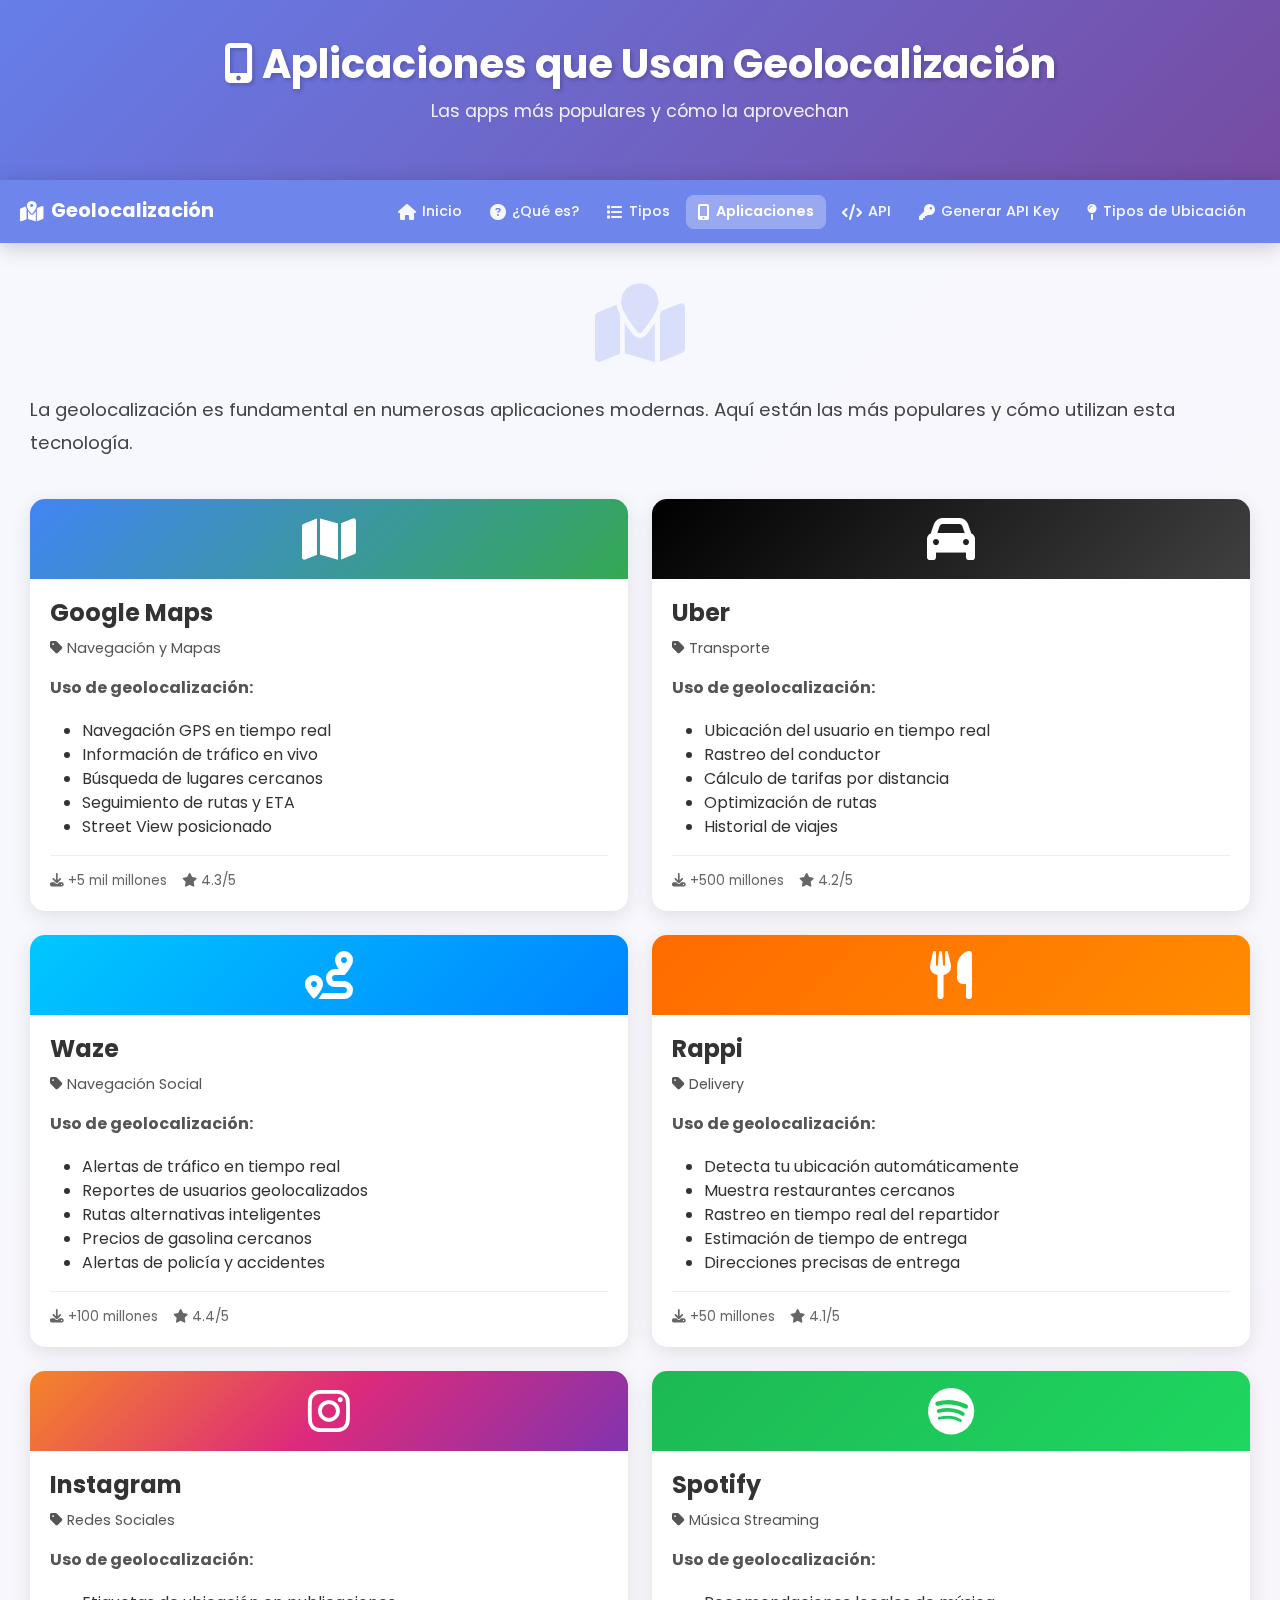
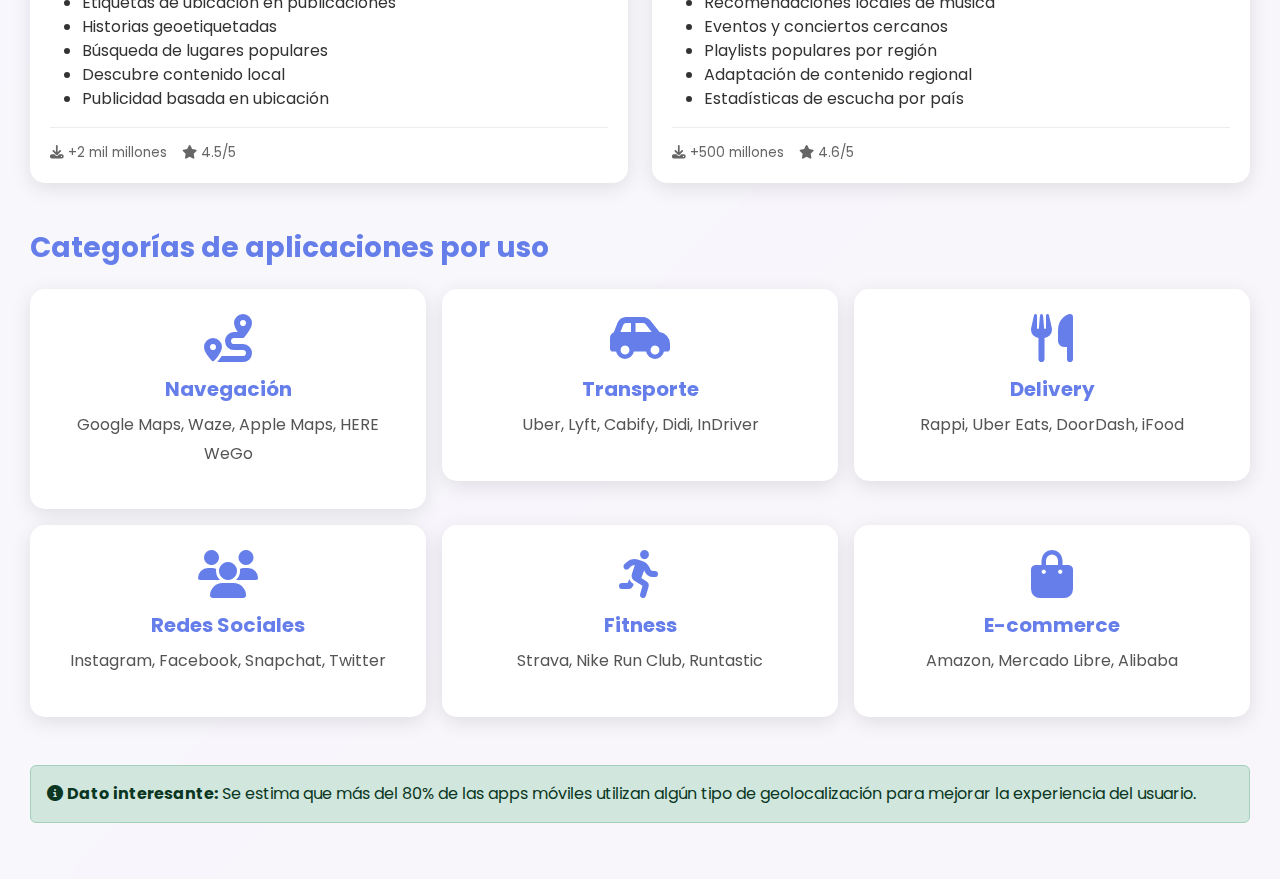
<file: html/aplicaciones-geolocalizacion.html>
<!DOCTYPE html>
<html lang="es">
<head>
    <meta charset="UTF-8">
    <meta name="viewport" content="width=device-width, initial-scale=1.0">
    <title>Aplicaciones de Geolocalización - Guía Completa</title>
    
    <!-- Bootstrap CSS (local) -->
    <link href="../css/bootstrap.min.css" rel="stylesheet">
    
    <!-- Font Awesome -->
    <link rel="stylesheet" href="https://cdnjs.cloudflare.com/ajax/libs/font-awesome/6.4.0/css/all.min.css">
    
    <!-- Google Fonts -->
    <link href="https://fonts.googleapis.com/css2?family=Poppins:wght@300;400;600;700&display=swap" rel="stylesheet">
    
    <link rel="stylesheet" href="../css/style.css">
</head>
<body>
    <div class="container-main">
        <div class="card-custom content-page">
            <div class="header-section">
                <h1><i class="fas fa-mobile-alt"></i> Aplicaciones que Usan Geolocalización</h1>
                <p>Las apps más populares y cómo la aprovechan</p>
            </div>
            
            <!-- Navbar -->
            <nav class="navbar navbar-expand-lg navbar-dark">
                <div class="container-fluid">
                    <a class="navbar-brand" href="../index.html">
                        <i class="fas fa-map-marked-alt"></i> Geolocalización
                    </a>
                    <button class="navbar-toggler" type="button" data-bs-toggle="collapse" data-bs-target="#navbarNav" aria-controls="navbarNav" aria-expanded="false" aria-label="Toggle navigation">
                        <span class="navbar-toggler-icon"></span>
                    </button>
                    <div class="collapse navbar-collapse" id="navbarNav">
                        <ul class="navbar-nav ms-auto">
                            <li class="nav-item">
                                <a class="nav-link" href="../index.html">
                                    <i class="fas fa-home"></i> Inicio
                                </a>
                            </li>
                            <li class="nav-item">
                                <a class="nav-link" href="que-es-geolocalizacion.html">
                                    <i class="fas fa-question-circle"></i> ¿Qué es?
                                </a>
                            </li>
                            <li class="nav-item">
                                <a class="nav-link" href="tipos-geolocalizacion.html">
                                    <i class="fas fa-list"></i> Tipos
                                </a>
                            </li>
                            <li class="nav-item">
                                <a class="nav-link active" href="aplicaciones-geolocalizacion.html">
                                    <i class="fas fa-mobile-alt"></i> Aplicaciones
                                </a>
                            </li>
                            <li class="nav-item">
                                <a class="nav-link" href="que-es-api.html">
                                    <i class="fas fa-code"></i> API
                                </a>
                            </li>
                            <li class="nav-item">
                                <a class="nav-link" href="generar-clave-api.html">
                                    <i class="fas fa-key"></i> Generar API Key
                                </a>
                            </li>
                            <li class="nav-item">
                                <a class="nav-link" href="tipos-ubicacion.html">
                                    <i class="fas fa-map-pin"></i> Tipos de Ubicación
                                </a>
                            </li>
                        </ul>
                    </div>
                </div>
            </nav>
            
            <div class="content-section">
                <div class="content-body">
                    <div class="icon-feature">
                        <i class="fas fa-map-marked"></i>
                    </div>
                    
                    <p class="lead">
                        La geolocalización es fundamental en numerosas aplicaciones modernas. Aquí están las más populares y cómo utilizan esta tecnología.
                    </p>

                    <div class="row g-4 mt-3">
                        <div class="col-md-6">
                            <div class="app-card">
                                <div class="app-icon" style="background: linear-gradient(135deg, #4285F4, #34A853);">
                                    <i class="fas fa-map"></i>
                                </div>
                                <div class="app-content">
                                    <h4>Google Maps</h4>
                                    <p class="app-category"><i class="fas fa-tag"></i> Navegación y Mapas</p>
                                    <p><strong>Uso de geolocalización:</strong></p>
                                    <ul>
                                        <li>Navegación GPS en tiempo real</li>
                                        <li>Información de tráfico en vivo</li>
                                        <li>Búsqueda de lugares cercanos</li>
                                        <li>Seguimiento de rutas y ETA</li>
                                        <li>Street View posicionado</li>
                                    </ul>
                                    <div class="app-stats">
                                        <span><i class="fas fa-download"></i> +5 mil millones</span>
                                        <span><i class="fas fa-star"></i> 4.3/5</span>
                                    </div>
                                </div>
                            </div>
                        </div>

                        <div class="col-md-6">
                            <div class="app-card">
                                <div class="app-icon" style="background: linear-gradient(135deg, #000000, #404040);">
                                    <i class="fas fa-car"></i>
                                </div>
                                <div class="app-content">
                                    <h4>Uber</h4>
                                    <p class="app-category"><i class="fas fa-tag"></i> Transporte</p>
                                    <p><strong>Uso de geolocalización:</strong></p>
                                    <ul>
                                        <li>Ubicación del usuario en tiempo real</li>
                                        <li>Rastreo del conductor</li>
                                        <li>Cálculo de tarifas por distancia</li>
                                        <li>Optimización de rutas</li>
                                        <li>Historial de viajes</li>
                                    </ul>
                                    <div class="app-stats">
                                        <span><i class="fas fa-download"></i> +500 millones</span>
                                        <span><i class="fas fa-star"></i> 4.2/5</span>
                                    </div>
                                </div>
                            </div>
                        </div>

                        <div class="col-md-6">
                            <div class="app-card">
                                <div class="app-icon" style="background: linear-gradient(135deg, #00C8FF, #0084FF);">
                                    <i class="fas fa-route"></i>
                                </div>
                                <div class="app-content">
                                    <h4>Waze</h4>
                                    <p class="app-category"><i class="fas fa-tag"></i> Navegación Social</p>
                                    <p><strong>Uso de geolocalización:</strong></p>
                                    <ul>
                                        <li>Alertas de tráfico en tiempo real</li>
                                        <li>Reportes de usuarios geolocalizados</li>
                                        <li>Rutas alternativas inteligentes</li>
                                        <li>Precios de gasolina cercanos</li>
                                        <li>Alertas de policía y accidentes</li>
                                    </ul>
                                    <div class="app-stats">
                                        <span><i class="fas fa-download"></i> +100 millones</span>
                                        <span><i class="fas fa-star"></i> 4.4/5</span>
                                    </div>
                                </div>
                            </div>
                        </div>

                        <div class="col-md-6">
                            <div class="app-card">
                                <div class="app-icon" style="background: linear-gradient(135deg, #FF6B00, #FF8C00);">
                                    <i class="fas fa-utensils"></i>
                                </div>
                                <div class="app-content">
                                    <h4>Rappi</h4>
                                    <p class="app-category"><i class="fas fa-tag"></i> Delivery</p>
                                    <p><strong>Uso de geolocalización:</strong></p>
                                    <ul>
                                        <li>Detecta tu ubicación automáticamente</li>
                                        <li>Muestra restaurantes cercanos</li>
                                        <li>Rastreo en tiempo real del repartidor</li>
                                        <li>Estimación de tiempo de entrega</li>
                                        <li>Direcciones precisas de entrega</li>
                                    </ul>
                                    <div class="app-stats">
                                        <span><i class="fas fa-download"></i> +50 millones</span>
                                        <span><i class="fas fa-star"></i> 4.1/5</span>
                                    </div>
                                </div>
                            </div>
                        </div>

                        <div class="col-md-6">
                            <div class="app-card">
                                <div class="app-icon" style="background: linear-gradient(135deg, #F58529, #DD2A7B, #8134AF);">
                                    <i class="fab fa-instagram"></i>
                                </div>
                                <div class="app-content">
                                    <h4>Instagram</h4>
                                    <p class="app-category"><i class="fas fa-tag"></i> Redes Sociales</p>
                                    <p><strong>Uso de geolocalización:</strong></p>
                                    <ul>
                                        <li>Etiquetas de ubicación en publicaciones</li>
                                        <li>Historias geoetiquetadas</li>
                                        <li>Búsqueda de lugares populares</li>
                                        <li>Descubre contenido local</li>
                                        <li>Publicidad basada en ubicación</li>
                                    </ul>
                                    <div class="app-stats">
                                        <span><i class="fas fa-download"></i> +2 mil millones</span>
                                        <span><i class="fas fa-star"></i> 4.5/5</span>
                                    </div>
                                </div>
                            </div>
                        </div>

                        <div class="col-md-6">
                            <div class="app-card">
                                <div class="app-icon" style="background: linear-gradient(135deg, #1DB954, #1ED760);">
                                    <i class="fab fa-spotify"></i>
                                </div>
                                <div class="app-content">
                                    <h4>Spotify</h4>
                                    <p class="app-category"><i class="fas fa-tag"></i> Música Streaming</p>
                                    <p><strong>Uso de geolocalización:</strong></p>
                                    <ul>
                                        <li>Recomendaciones locales de música</li>
                                        <li>Eventos y conciertos cercanos</li>
                                        <li>Playlists populares por región</li>
                                        <li>Adaptación de contenido regional</li>
                                        <li>Estadísticas de escucha por país</li>
                                    </ul>
                                    <div class="app-stats">
                                        <span><i class="fas fa-download"></i> +500 millones</span>
                                        <span><i class="fas fa-star"></i> 4.6/5</span>
                                    </div>
                                </div>
                            </div>
                        </div>
                    </div>

                    <h3 class="mt-5 mb-4">Categorías de aplicaciones por uso</h3>
                    <div class="row g-3">
                        <div class="col-md-4">
                            <div class="category-box">
                                <i class="fas fa-route"></i>
                                <h5>Navegación</h5>
                                <p>Google Maps, Waze, Apple Maps, HERE WeGo</p>
                            </div>
                        </div>
                        <div class="col-md-4">
                            <div class="category-box">
                                <i class="fas fa-car-side"></i>
                                <h5>Transporte</h5>
                                <p>Uber, Lyft, Cabify, Didi, InDriver</p>
                            </div>
                        </div>
                        <div class="col-md-4">
                            <div class="category-box">
                                <i class="fas fa-utensils"></i>
                                <h5>Delivery</h5>
                                <p>Rappi, Uber Eats, DoorDash, iFood</p>
                            </div>
                        </div>
                        <div class="col-md-4">
                            <div class="category-box">
                                <i class="fas fa-users"></i>
                                <h5>Redes Sociales</h5>
                                <p>Instagram, Facebook, Snapchat, Twitter</p>
                            </div>
                        </div>
                        <div class="col-md-4">
                            <div class="category-box">
                                <i class="fas fa-running"></i>
                                <h5>Fitness</h5>
                                <p>Strava, Nike Run Club, Runtastic</p>
                            </div>
                        </div>
                        <div class="col-md-4">
                            <div class="category-box">
                                <i class="fas fa-shopping-bag"></i>
                                <h5>E-commerce</h5>
                                <p>Amazon, Mercado Libre, Alibaba</p>
                            </div>
                        </div>
                    </div>

                    <div class="alert alert-success mt-5">
                        <i class="fas fa-info-circle"></i>
                        <strong>Dato interesante:</strong> Se estima que más del 80% de las apps móviles utilizan algún tipo de geolocalización para mejorar la experiencia del usuario.
                    </div>
                </div>
            </div>
        </div>
    </div>

    <!-- Bootstrap JS (local) -->
    <script src="../js/bootstrap.bundle.min.js"></script>
</body>
</html>
</file>
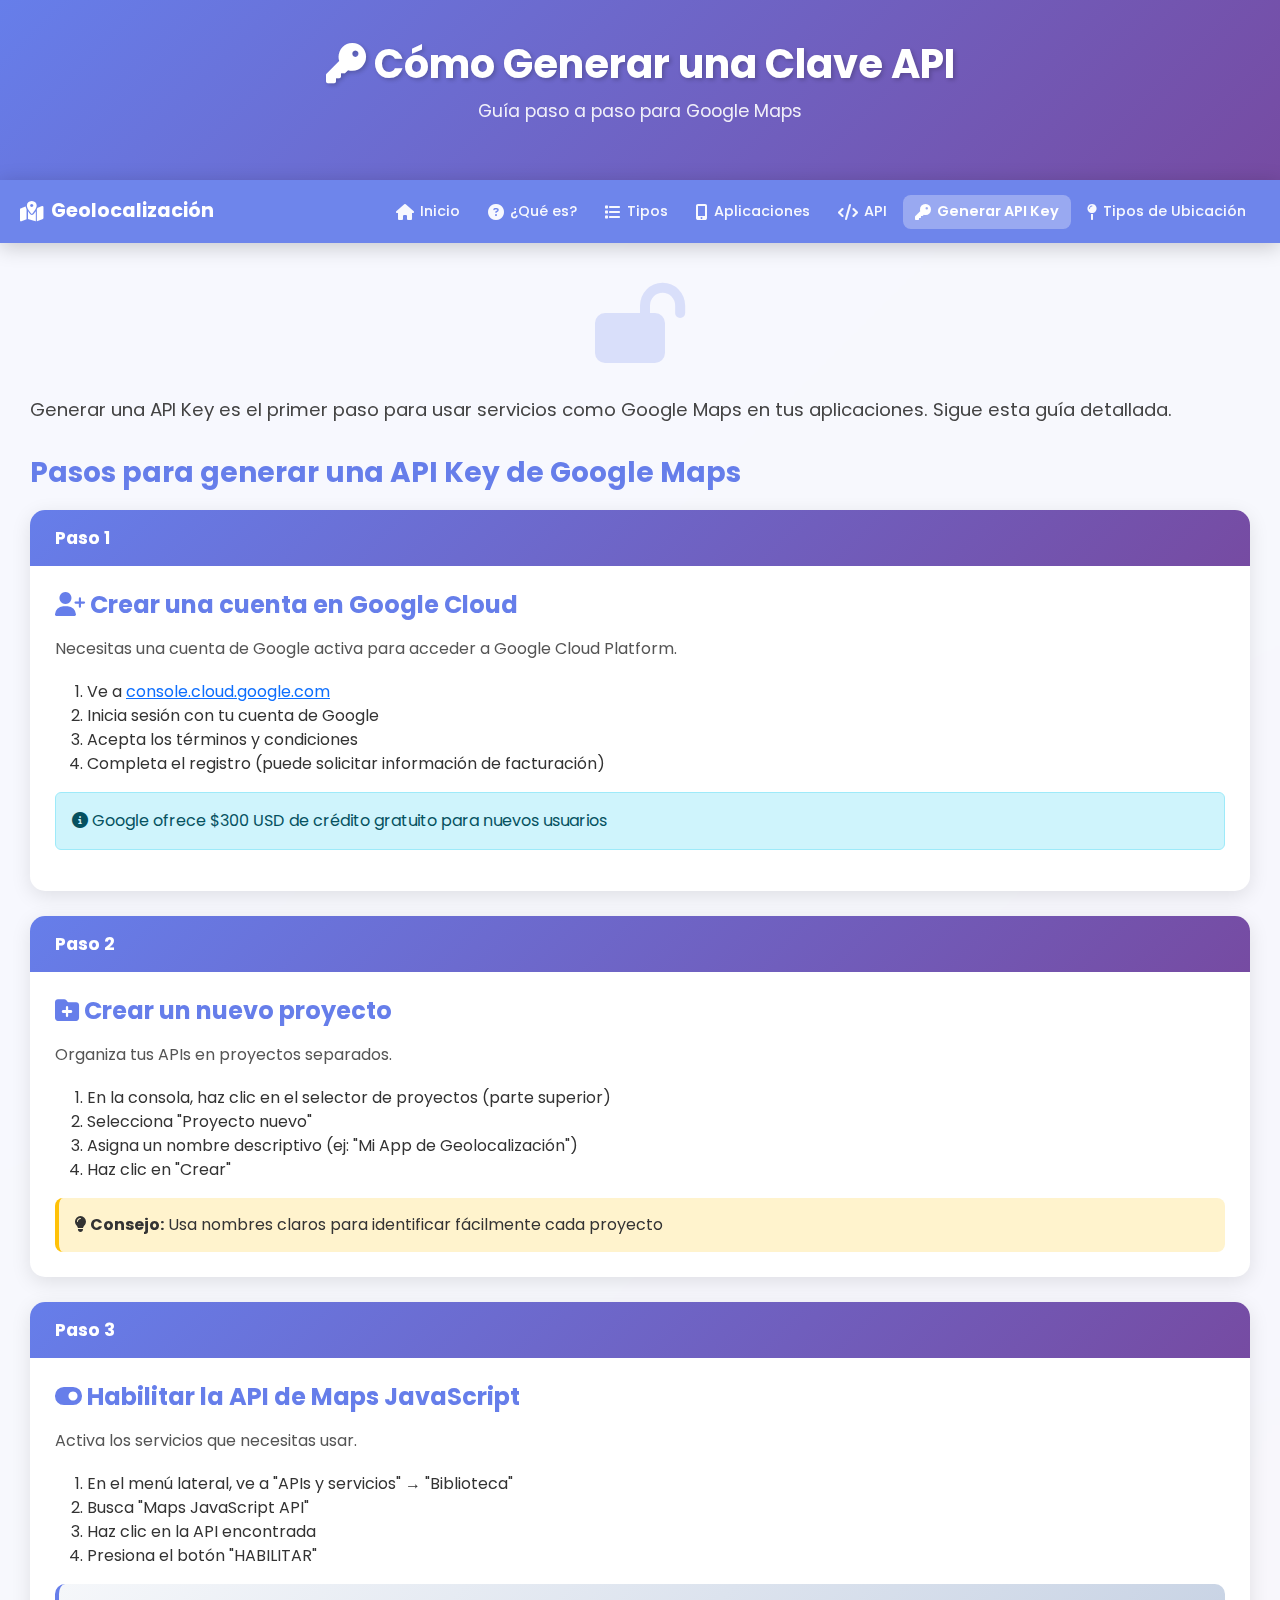
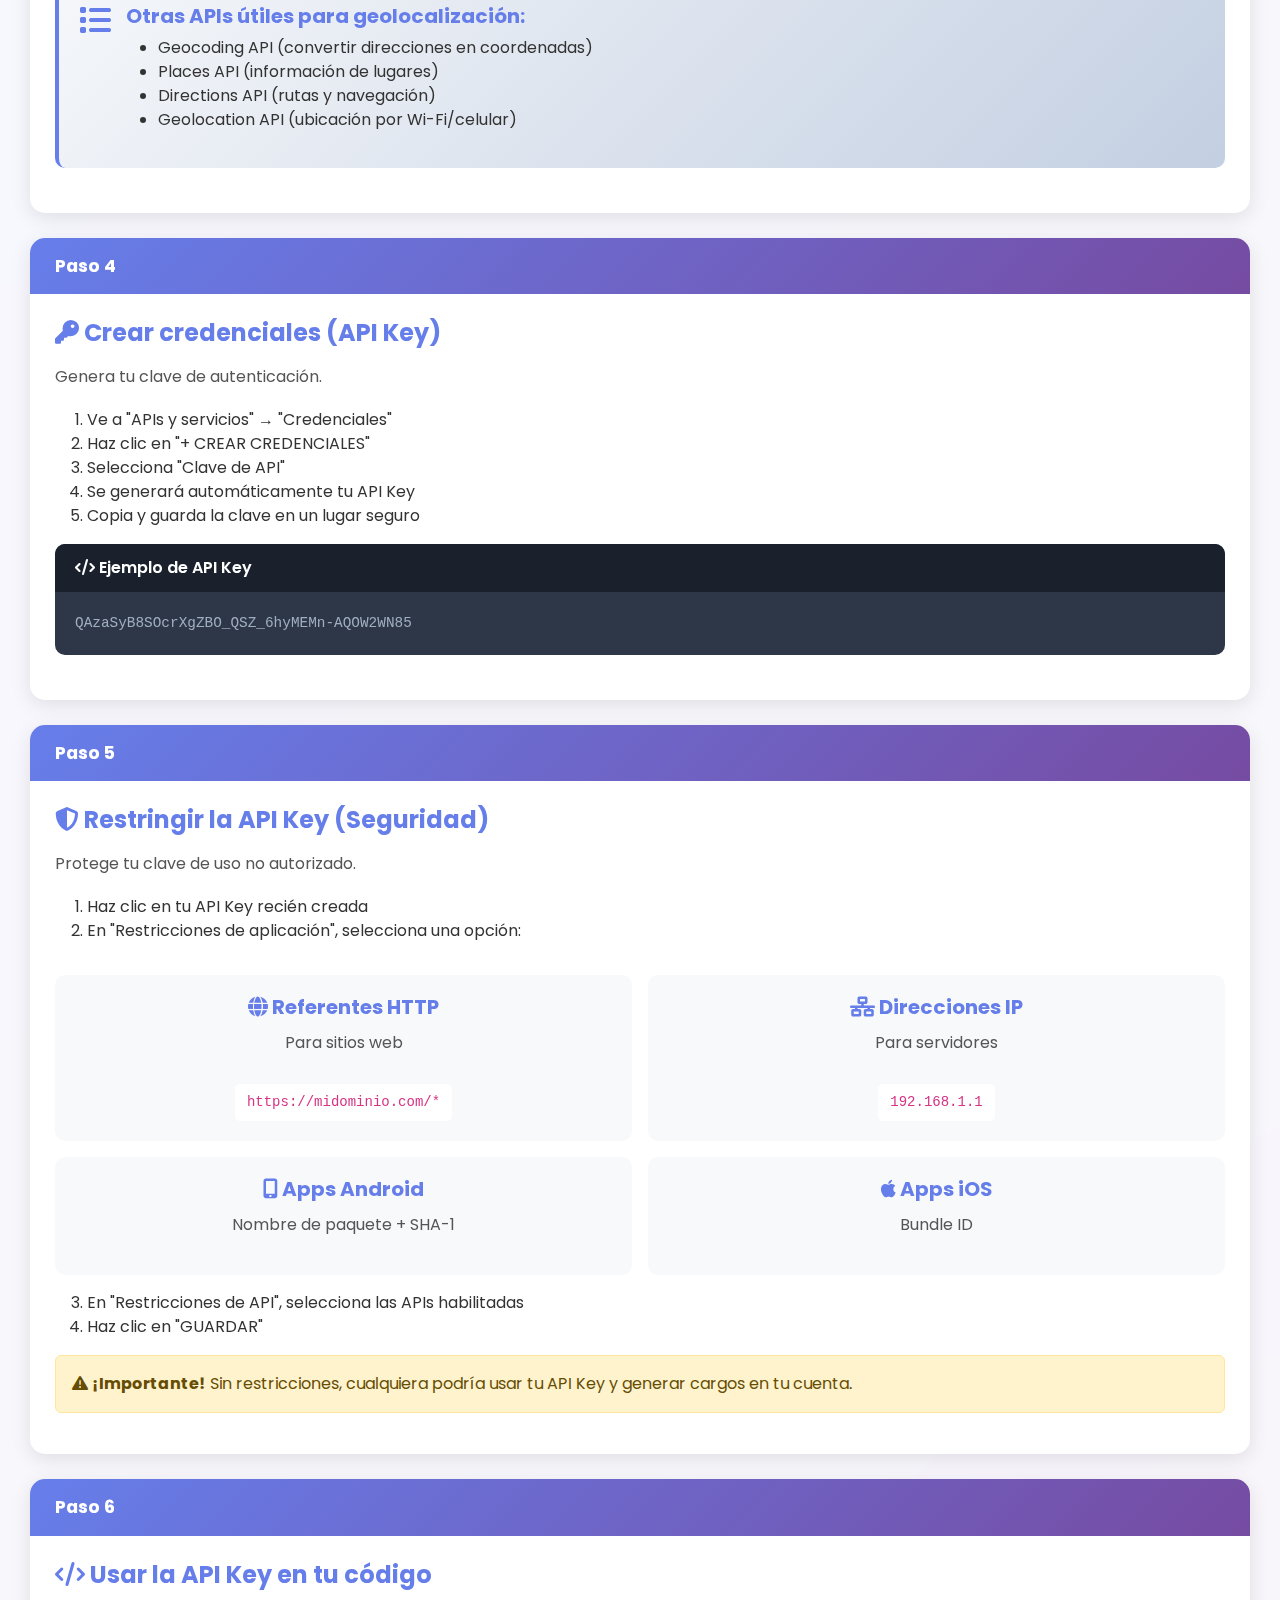
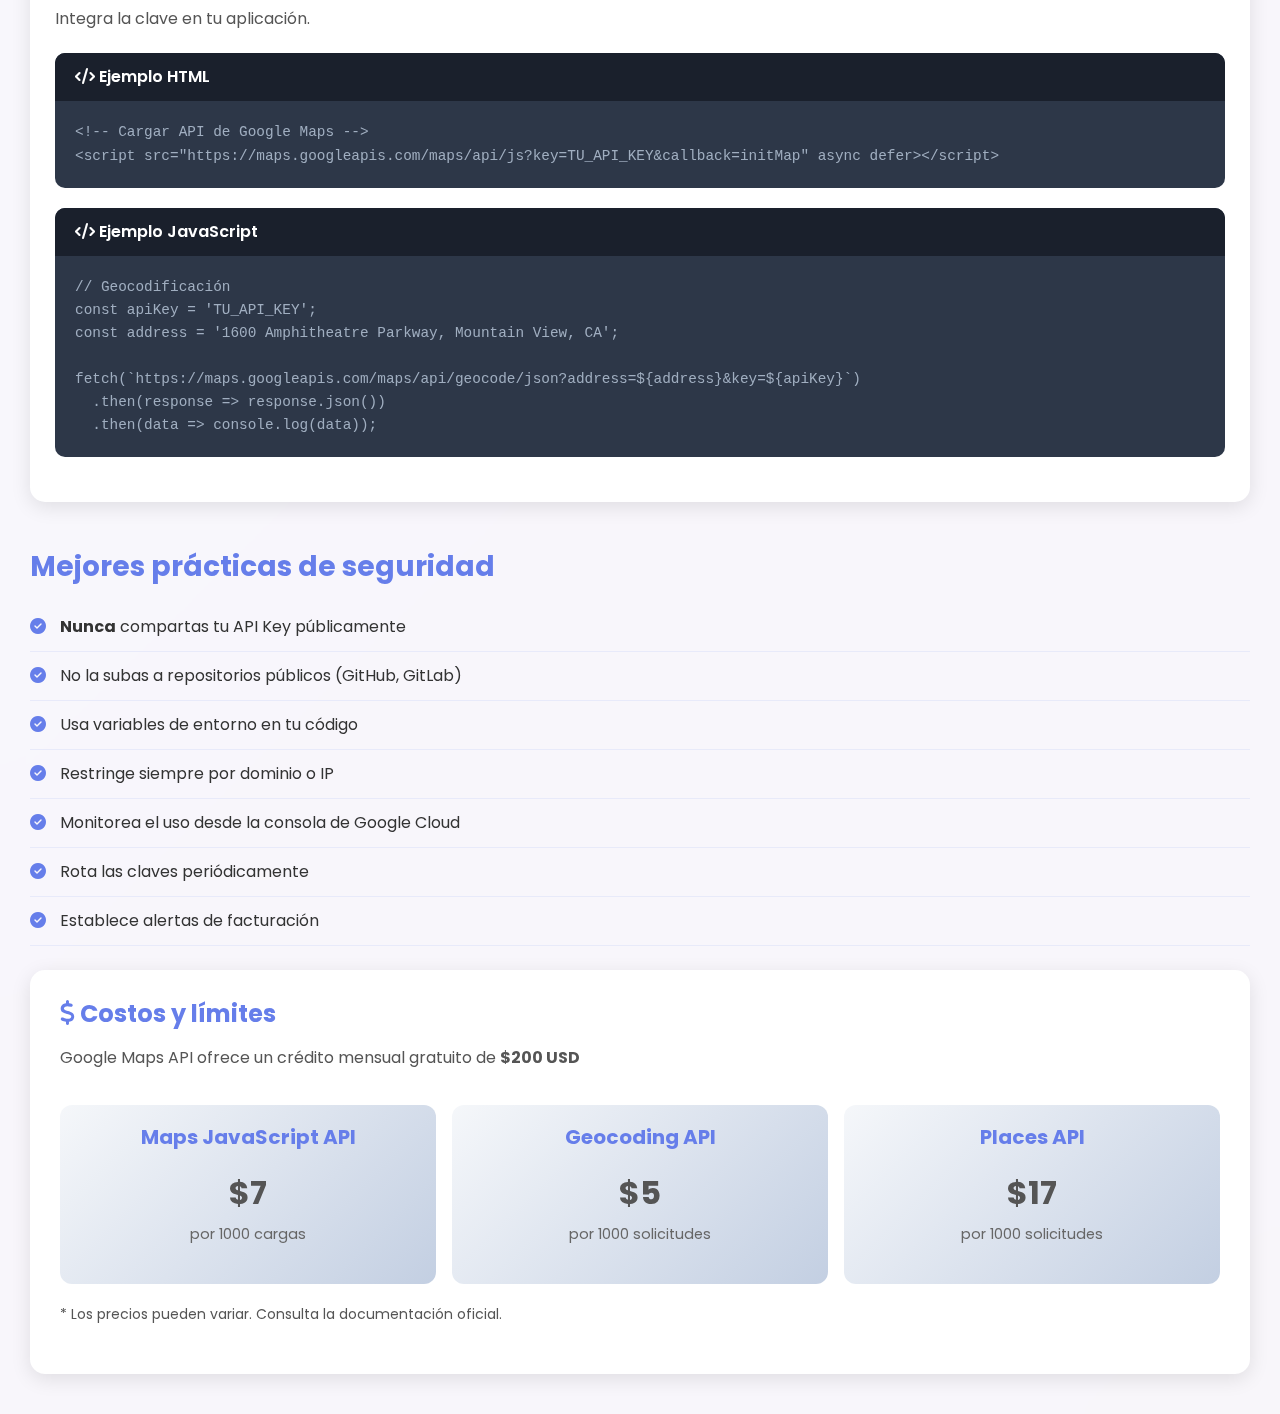
<file: html/generar-clave-api.html>
<!DOCTYPE html>
<html lang="es">
<head>
    <meta charset="UTF-8">
    <meta name="viewport" content="width=device-width, initial-scale=1.0">
    <title>Cómo Generar una Clave API - Guía Completa</title>
    
    <!-- Bootstrap CSS (local) -->
    <link href="../css/bootstrap.min.css" rel="stylesheet">
    
    <!-- Font Awesome -->
    <link rel="stylesheet" href="https://cdnjs.cloudflare.com/ajax/libs/font-awesome/6.4.0/css/all.min.css">
    
    <!-- Google Fonts -->
    <link href="https://fonts.googleapis.com/css2?family=Poppins:wght@300;400;600;700&display=swap" rel="stylesheet">
    
    <link rel="stylesheet" href="../css/style.css">
</head>
<body>
    <div class="container-main">
        <div class="card-custom content-page">
            <div class="header-section">
                <h1><i class="fas fa-key"></i> Cómo Generar una Clave API</h1>
                <p>Guía paso a paso para Google Maps</p>
            </div>
            
            <!-- Navbar -->
            <nav class="navbar navbar-expand-lg navbar-dark">
                <div class="container-fluid">
                    <a class="navbar-brand" href="../index.html">
                        <i class="fas fa-map-marked-alt"></i> Geolocalización
                    </a>
                    <button class="navbar-toggler" type="button" data-bs-toggle="collapse" data-bs-target="#navbarNav" aria-controls="navbarNav" aria-expanded="false" aria-label="Toggle navigation">
                        <span class="navbar-toggler-icon"></span>
                    </button>
                    <div class="collapse navbar-collapse" id="navbarNav">
                        <ul class="navbar-nav ms-auto">
                            <li class="nav-item">
                                <a class="nav-link" href="../index.html">
                                    <i class="fas fa-home"></i> Inicio
                                </a>
                            </li>
                            <li class="nav-item">
                                <a class="nav-link" href="que-es-geolocalizacion.html">
                                    <i class="fas fa-question-circle"></i> ¿Qué es?
                                </a>
                            </li>
                            <li class="nav-item">
                                <a class="nav-link" href="tipos-geolocalizacion.html">
                                    <i class="fas fa-list"></i> Tipos
                                </a>
                            </li>
                            <li class="nav-item">
                                <a class="nav-link" href="aplicaciones-geolocalizacion.html">
                                    <i class="fas fa-mobile-alt"></i> Aplicaciones
                                </a>
                            </li>
                            <li class="nav-item">
                                <a class="nav-link" href="que-es-api.html">
                                    <i class="fas fa-code"></i> API
                                </a>
                            </li>
                            <li class="nav-item">
                                <a class="nav-link active" href="generar-clave-api.html">
                                    <i class="fas fa-key"></i> Generar API Key
                                </a>
                            </li>
                            <li class="nav-item">
                                <a class="nav-link" href="tipos-ubicacion.html">
                                    <i class="fas fa-map-pin"></i> Tipos de Ubicación
                                </a>
                            </li>
                        </ul>
                    </div>
                </div>
            </nav>
            
            <div class="content-section">
                <div class="content-body">
                    <div class="icon-feature">
                        <i class="fas fa-lock-open"></i>
                    </div>
                    
                    <p class="lead">
                        Generar una API Key es el primer paso para usar servicios como Google Maps en tus aplicaciones. Sigue esta guía detallada.
                    </p>

                    <h3>Pasos para generar una API Key de Google Maps</h3>

                    <div class="step-card">
                        <div class="step-badge">Paso 1</div>
                        <div class="step-content">
                            <h4><i class="fas fa-user-plus"></i> Crear una cuenta en Google Cloud</h4>
                            <p>Necesitas una cuenta de Google activa para acceder a Google Cloud Platform.</p>
                            <ol>
                                <li>Ve a <a href="https://console.cloud.google.com/" target="_blank">console.cloud.google.com</a></li>
                                <li>Inicia sesión con tu cuenta de Google</li>
                                <li>Acepta los términos y condiciones</li>
                                <li>Completa el registro (puede solicitar información de facturación)</li>
                            </ol>
                            <div class="alert alert-info mt-2">
                                <i class="fas fa-info-circle"></i> Google ofrece $300 USD de crédito gratuito para nuevos usuarios
                            </div>
                        </div>
                    </div>

                    <div class="step-card">
                        <div class="step-badge">Paso 2</div>
                        <div class="step-content">
                            <h4><i class="fas fa-folder-plus"></i> Crear un nuevo proyecto</h4>
                            <p>Organiza tus APIs en proyectos separados.</p>
                            <ol>
                                <li>En la consola, haz clic en el selector de proyectos (parte superior)</li>
                                <li>Selecciona "Proyecto nuevo"</li>
                                <li>Asigna un nombre descriptivo (ej: "Mi App de Geolocalización")</li>
                                <li>Haz clic en "Crear"</li>
                            </ol>
                            <div class="tip-box">
                                <i class="fas fa-lightbulb"></i>
                                <strong>Consejo:</strong> Usa nombres claros para identificar fácilmente cada proyecto
                            </div>
                        </div>
                    </div>

                    <div class="step-card">
                        <div class="step-badge">Paso 3</div>
                        <div class="step-content">
                            <h4><i class="fas fa-toggle-on"></i> Habilitar la API de Maps JavaScript</h4>
                            <p>Activa los servicios que necesitas usar.</p>
                            <ol>
                                <li>En el menú lateral, ve a "APIs y servicios" → "Biblioteca"</li>
                                <li>Busca "Maps JavaScript API"</li>
                                <li>Haz clic en la API encontrada</li>
                                <li>Presiona el botón "HABILITAR"</li>
                            </ol>
                            <div class="info-box mt-2">
                                <i class="fas fa-list"></i>
                                <div>
                                    <h5>Otras APIs útiles para geolocalización:</h5>
                                    <ul>
                                        <li>Geocoding API (convertir direcciones en coordenadas)</li>
                                        <li>Places API (información de lugares)</li>
                                        <li>Directions API (rutas y navegación)</li>
                                        <li>Geolocation API (ubicación por Wi-Fi/celular)</li>
                                    </ul>
                                </div>
                            </div>
                        </div>
                    </div>

                    <div class="step-card">
                        <div class="step-badge">Paso 4</div>
                        <div class="step-content">
                            <h4><i class="fas fa-key"></i> Crear credenciales (API Key)</h4>
                            <p>Genera tu clave de autenticación.</p>
                            <ol>
                                <li>Ve a "APIs y servicios" → "Credenciales"</li>
                                <li>Haz clic en "+ CREAR CREDENCIALES"</li>
                                <li>Selecciona "Clave de API"</li>
                                <li>Se generará automáticamente tu API Key</li>
                                <li>Copia y guarda la clave en un lugar seguro</li>
                            </ol>
                            <div class="code-example mt-3">
                                <div class="code-header">
                                    <i class="fas fa-code"></i> Ejemplo de API Key
                                </div>
                                <pre><code>QAzaSyB8SOcrXgZBO_QSZ_6hyMEMn-AQOW2WN85</code></pre>
                            </div>
                        </div>
                    </div>

                    <div class="step-card">
                        <div class="step-badge">Paso 5</div>
                        <div class="step-content">
                            <h4><i class="fas fa-shield-alt"></i> Restringir la API Key (Seguridad)</h4>
                            <p>Protege tu clave de uso no autorizado.</p>
                            <ol>
                                <li>Haz clic en tu API Key recién creada</li>
                                <li>En "Restricciones de aplicación", selecciona una opción:</li>
                            </ol>
                            
                            <div class="row g-3 mt-2">
                                <div class="col-md-6">
                                    <div class="restriction-card">
                                        <h5><i class="fas fa-globe"></i> Referentes HTTP</h5>
                                        <p>Para sitios web</p>
                                        <code>https://midominio.com/*</code>
                                    </div>
                                </div>
                                <div class="col-md-6">
                                    <div class="restriction-card">
                                        <h5><i class="fas fa-network-wired"></i> Direcciones IP</h5>
                                        <p>Para servidores</p>
                                        <code>192.168.1.1</code>
                                    </div>
                                </div>
                                <div class="col-md-6">
                                    <div class="restriction-card">
                                        <h5><i class="fas fa-mobile-alt"></i> Apps Android</h5>
                                        <p>Nombre de paquete + SHA-1</p>
                                    </div>
                                </div>
                                <div class="col-md-6">
                                    <div class="restriction-card">
                                        <h5><i class="fab fa-apple"></i> Apps iOS</h5>
                                        <p>Bundle ID</p>
                                    </div>
                                </div>
                            </div>

                            <ol start="3" class="mt-3">
                                <li>En "Restricciones de API", selecciona las APIs habilitadas</li>
                                <li>Haz clic en "GUARDAR"</li>
                            </ol>

                            <div class="alert alert-warning mt-3">
                                <i class="fas fa-exclamation-triangle"></i>
                                <strong>¡Importante!</strong> Sin restricciones, cualquiera podría usar tu API Key y generar cargos en tu cuenta.
                            </div>
                        </div>
                    </div>

                    <div class="step-card">
                        <div class="step-badge">Paso 6</div>
                        <div class="step-content">
                            <h4><i class="fas fa-code"></i> Usar la API Key en tu código</h4>
                            <p>Integra la clave en tu aplicación.</p>
                            
                            <div class="code-example">
                                <div class="code-header">
                                    <i class="fas fa-code"></i> Ejemplo HTML
                                </div>
                                <pre><code>&lt;!-- Cargar API de Google Maps --&gt;
&lt;script src="https://maps.googleapis.com/maps/api/js?key=TU_API_KEY&callback=initMap" async defer&gt;&lt;/script&gt;</code></pre>
                            </div>

                            <div class="code-example mt-3">
                                <div class="code-header">
                                    <i class="fas fa-code"></i> Ejemplo JavaScript
                                </div>
                                <pre><code>// Geocodificación
const apiKey = 'TU_API_KEY';
const address = '1600 Amphitheatre Parkway, Mountain View, CA';

fetch(`https://maps.googleapis.com/maps/api/geocode/json?address=${address}&key=${apiKey}`)
  .then(response => response.json())
  .then(data => console.log(data));</code></pre>
                            </div>
                        </div>
                    </div>

                    <h3 class="mt-5">Mejores prácticas de seguridad</h3>
                    <ul class="styled-list">
                        <li><i class="fas fa-check-circle"></i> <strong>Nunca</strong> compartas tu API Key públicamente</li>
                        <li><i class="fas fa-check-circle"></i> No la subas a repositorios públicos (GitHub, GitLab)</li>
                        <li><i class="fas fa-check-circle"></i> Usa variables de entorno en tu código</li>
                        <li><i class="fas fa-check-circle"></i> Restringe siempre por dominio o IP</li>
                        <li><i class="fas fa-check-circle"></i> Monitorea el uso desde la consola de Google Cloud</li>
                        <li><i class="fas fa-check-circle"></i> Rota las claves periódicamente</li>
                        <li><i class="fas fa-check-circle"></i> Establece alertas de facturación</li>
                    </ul>

                    <div class="pricing-box mt-4">
                        <h4><i class="fas fa-dollar-sign"></i> Costos y límites</h4>
                        <p>Google Maps API ofrece un crédito mensual gratuito de <strong>$200 USD</strong></p>
                        <div class="row g-3 mt-2">
                            <div class="col-md-4">
                                <div class="price-item">
                                    <h5>Maps JavaScript API</h5>
                                    <p class="price">$7 <span>por 1000 cargas</span></p>
                                </div>
                            </div>
                            <div class="col-md-4">
                                <div class="price-item">
                                    <h5>Geocoding API</h5>
                                    <p class="price">$5 <span>por 1000 solicitudes</span></p>
                                </div>
                            </div>
                            <div class="col-md-4">
                                <div class="price-item">
                                    <h5>Places API</h5>
                                    <p class="price">$17 <span>por 1000 solicitudes</span></p>
                                </div>
                            </div>
                        </div>
                        <p class="mt-3"><small>* Los precios pueden variar. Consulta la documentación oficial.</small></p>
                    </div>
                </div>
            </div>
        </div>
    </div>

    <!-- Bootstrap JS (local) -->
    <script src="../js/bootstrap.bundle.min.js"></script>
</body>
</html>
</file>
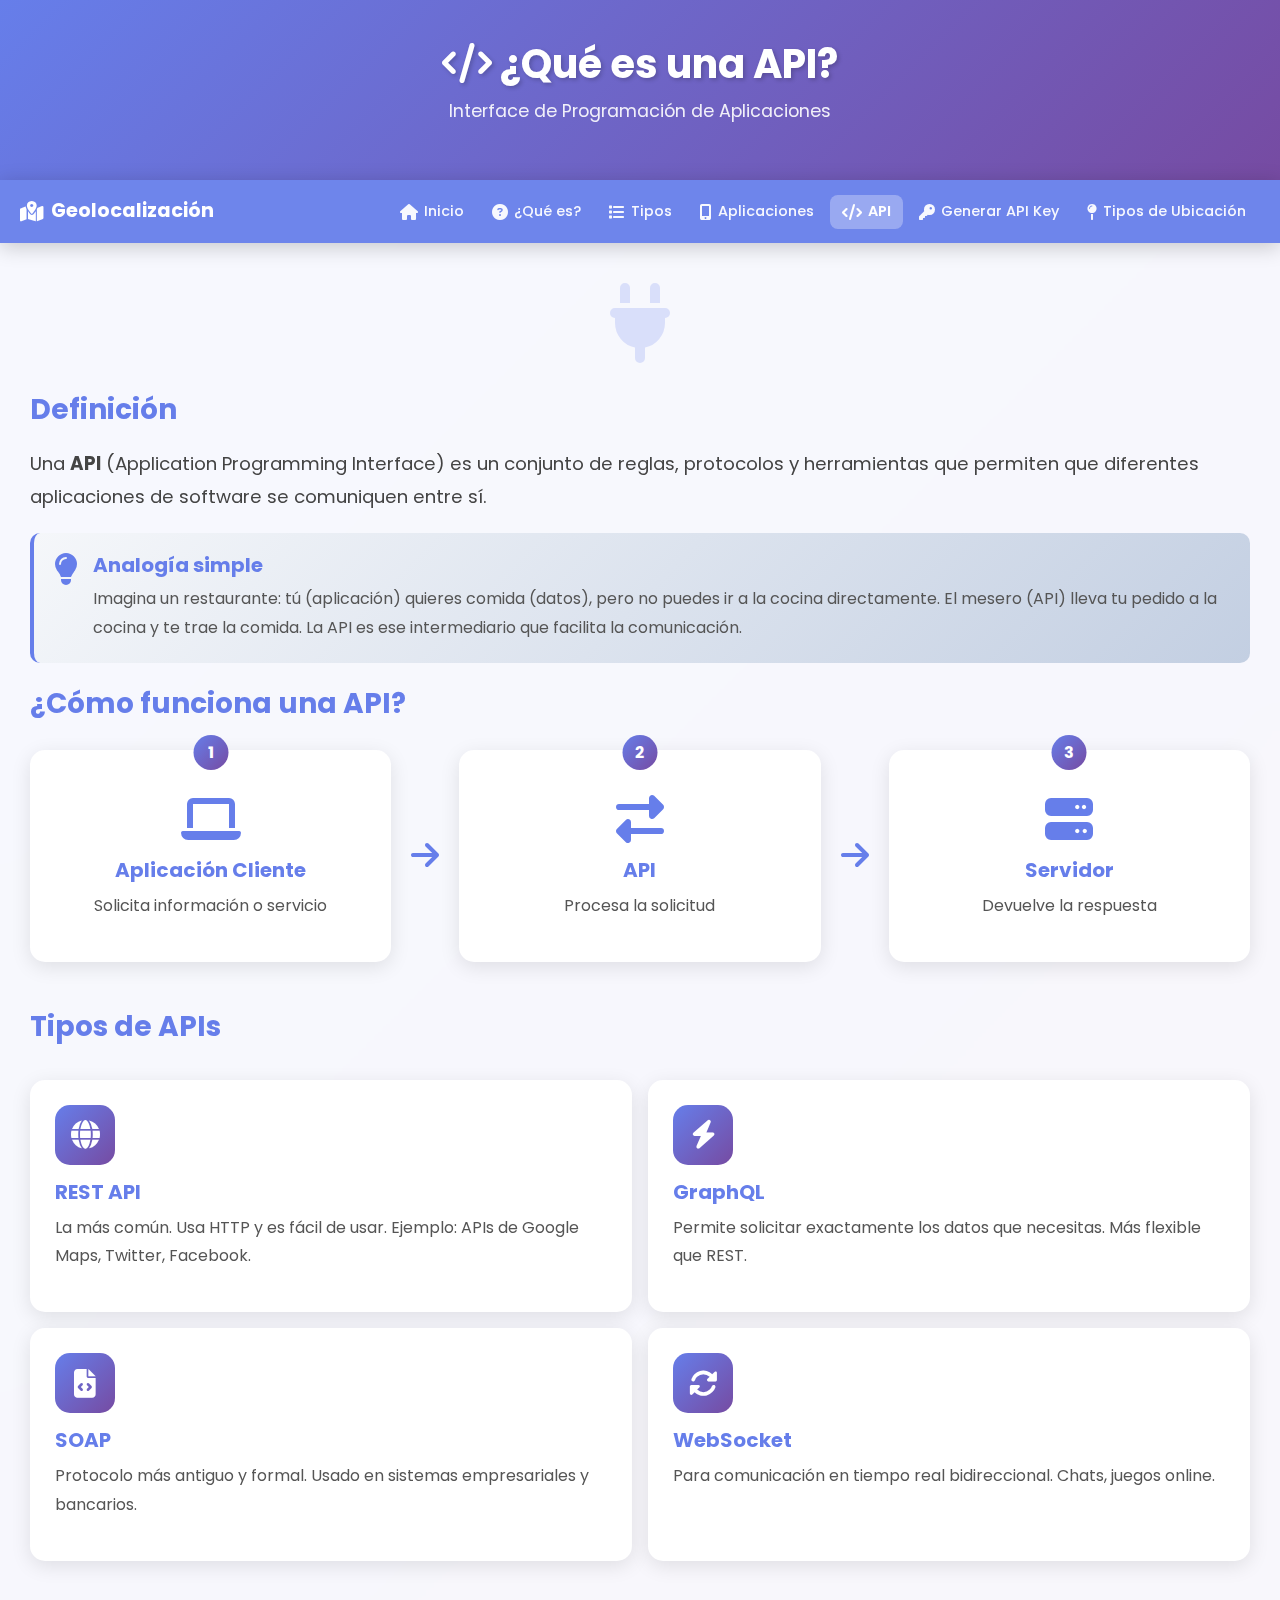
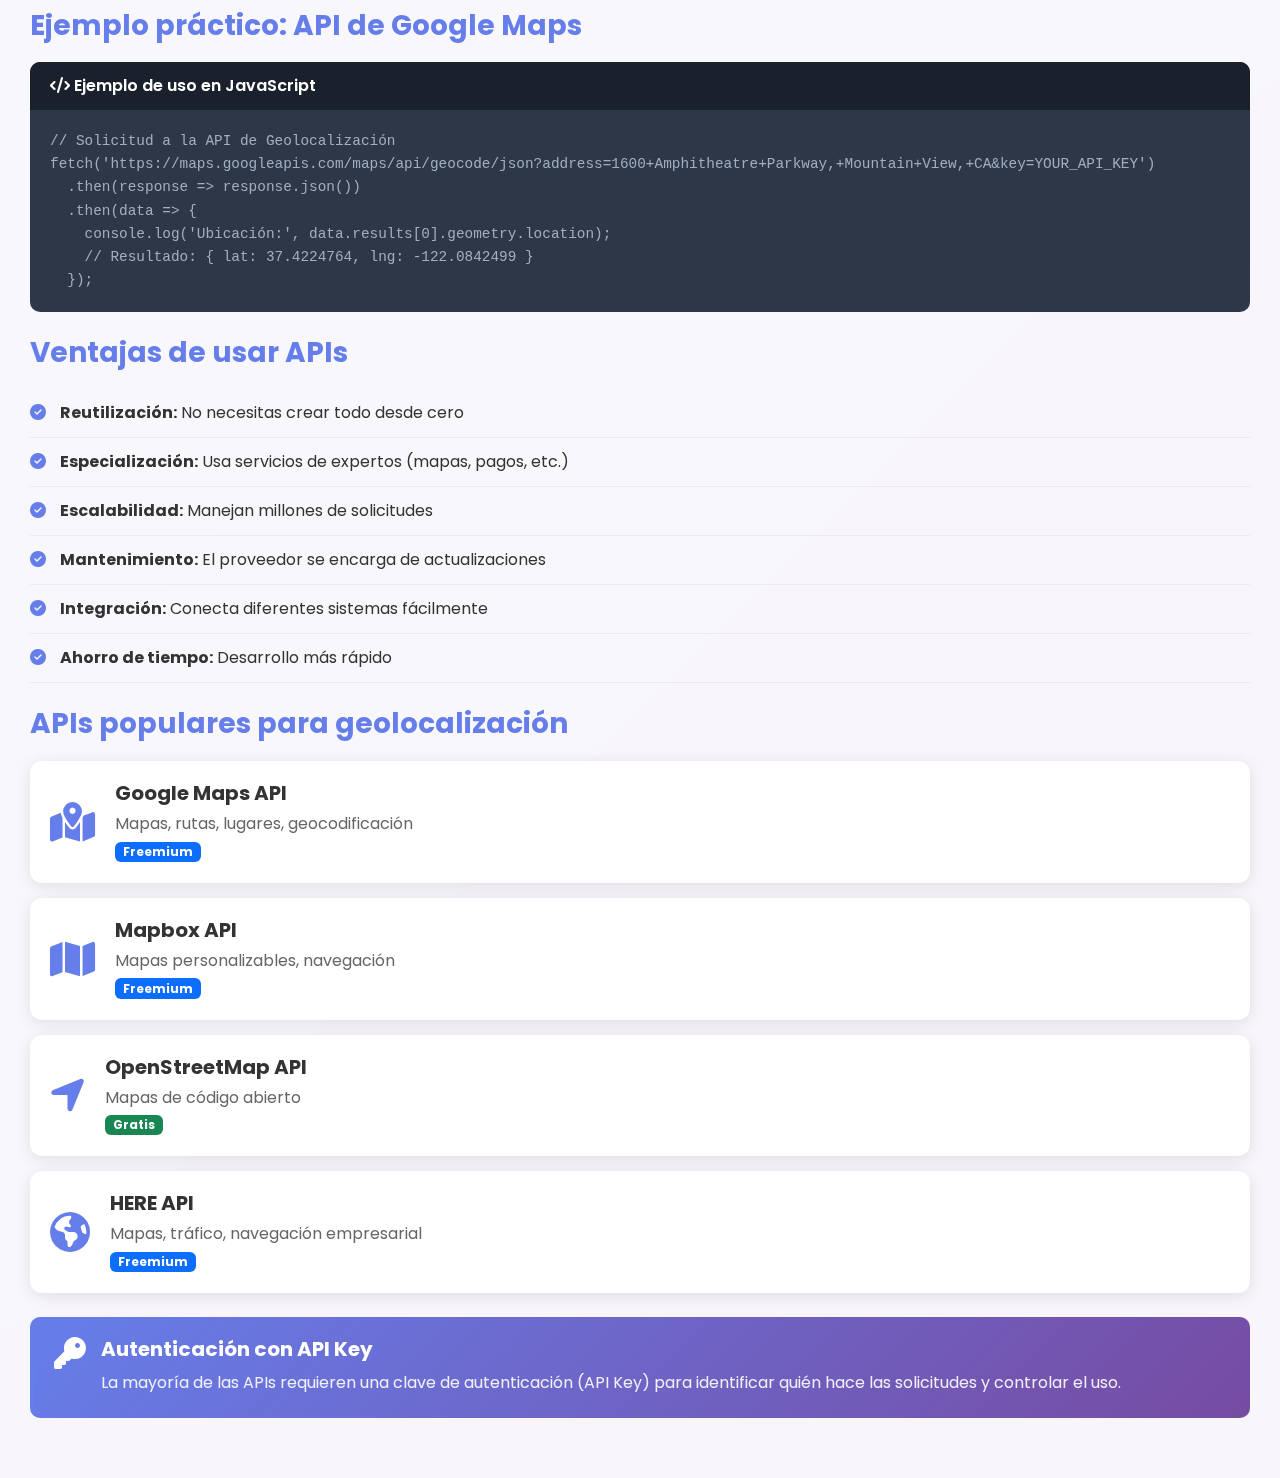
<file: html/que-es-api.html>
<!DOCTYPE html>
<html lang="es">
<head>
    <meta charset="UTF-8">
    <meta name="viewport" content="width=device-width, initial-scale=1.0">
    <title>¿Qué es una API? - Guía Completa</title>
    
    <!-- Bootstrap CSS (local) -->
    <link href="../css/bootstrap.min.css" rel="stylesheet">
    
    <!-- Font Awesome -->
    <link rel="stylesheet" href="https://cdnjs.cloudflare.com/ajax/libs/font-awesome/6.4.0/css/all.min.css">
    
    <!-- Google Fonts -->
    <link href="https://fonts.googleapis.com/css2?family=Poppins:wght@300;400;600;700&display=swap" rel="stylesheet">
    
    <link rel="stylesheet" href="../css/style.css">
</head>
<body>
    <div class="container-main">
        <div class="card-custom content-page">
            <div class="header-section">
                <h1><i class="fas fa-code"></i> ¿Qué es una API?</h1>
                <p>Interface de Programación de Aplicaciones</p>
            </div>
            
            <!-- Navbar -->
            <nav class="navbar navbar-expand-lg navbar-dark">
                <div class="container-fluid">
                    <a class="navbar-brand" href="../index.html">
                        <i class="fas fa-map-marked-alt"></i> Geolocalización
                    </a>
                    <button class="navbar-toggler" type="button" data-bs-toggle="collapse" data-bs-target="#navbarNav" aria-controls="navbarNav" aria-expanded="false" aria-label="Toggle navigation">
                        <span class="navbar-toggler-icon"></span>
                    </button>
                    <div class="collapse navbar-collapse" id="navbarNav">
                        <ul class="navbar-nav ms-auto">
                            <li class="nav-item">
                                <a class="nav-link" href="../index.html">
                                    <i class="fas fa-home"></i> Inicio
                                </a>
                            </li>
                            <li class="nav-item">
                                <a class="nav-link" href="que-es-geolocalizacion.html">
                                    <i class="fas fa-question-circle"></i> ¿Qué es?
                                </a>
                            </li>
                            <li class="nav-item">
                                <a class="nav-link" href="tipos-geolocalizacion.html">
                                    <i class="fas fa-list"></i> Tipos
                                </a>
                            </li>
                            <li class="nav-item">
                                <a class="nav-link" href="aplicaciones-geolocalizacion.html">
                                    <i class="fas fa-mobile-alt"></i> Aplicaciones
                                </a>
                            </li>
                            <li class="nav-item">
                                <a class="nav-link active" href="que-es-api.html">
                                    <i class="fas fa-code"></i> API
                                </a>
                            </li>
                            <li class="nav-item">
                                <a class="nav-link" href="generar-clave-api.html">
                                    <i class="fas fa-key"></i> Generar API Key
                                </a>
                            </li>
                            <li class="nav-item">
                                <a class="nav-link" href="tipos-ubicacion.html">
                                    <i class="fas fa-map-pin"></i> Tipos de Ubicación
                                </a>
                            </li>
                        </ul>
                    </div>
                </div>
            </nav>
            
            <div class="content-section">
                <div class="content-body">
                    <div class="icon-feature">
                        <i class="fas fa-plug"></i>
                    </div>
                    
                    <h3>Definición</h3>
                    <p class="lead">
                        Una <strong>API</strong> (Application Programming Interface) es un conjunto de reglas, protocolos y herramientas que permiten que diferentes aplicaciones de software se comuniquen entre sí.
                    </p>

                    <div class="info-box">
                        <i class="fas fa-lightbulb"></i>
                        <div>
                            <h5>Analogía simple</h5>
                            <p>Imagina un restaurante: tú (aplicación) quieres comida (datos), pero no puedes ir a la cocina directamente. El mesero (API) lleva tu pedido a la cocina y te trae la comida. La API es ese intermediario que facilita la comunicación.</p>
                        </div>
                    </div>

                    <h3 class="mt-4">¿Cómo funciona una API?</h3>
                    <div class="api-diagram">
                        <div class="api-step">
                            <div class="step-number">1</div>
                            <i class="fas fa-laptop"></i>
                            <h5>Aplicación Cliente</h5>
                            <p>Solicita información o servicio</p>
                        </div>
                        <div class="arrow-right">
                            <i class="fas fa-arrow-right"></i>
                        </div>
                        <div class="api-step">
                            <div class="step-number">2</div>
                            <i class="fas fa-exchange-alt"></i>
                            <h5>API</h5>
                            <p>Procesa la solicitud</p>
                        </div>
                        <div class="arrow-right">
                            <i class="fas fa-arrow-right"></i>
                        </div>
                        <div class="api-step">
                            <div class="step-number">3</div>
                            <i class="fas fa-server"></i>
                            <h5>Servidor</h5>
                            <p>Devuelve la respuesta</p>
                        </div>
                    </div>

                    <h3 class="mt-5">Tipos de APIs</h3>
                    <div class="row g-3 mt-2">
                        <div class="col-md-6">
                            <div class="feature-card">
                                <div class="feature-icon">
                                    <i class="fas fa-globe"></i>
                                </div>
                                <h5>REST API</h5>
                                <p>La más común. Usa HTTP y es fácil de usar. Ejemplo: APIs de Google Maps, Twitter, Facebook.</p>
                            </div>
                        </div>
                        <div class="col-md-6">
                            <div class="feature-card">
                                <div class="feature-icon">
                                    <i class="fas fa-bolt"></i>
                                </div>
                                <h5>GraphQL</h5>
                                <p>Permite solicitar exactamente los datos que necesitas. Más flexible que REST.</p>
                            </div>
                        </div>
                        <div class="col-md-6">
                            <div class="feature-card">
                                <div class="feature-icon">
                                    <i class="fas fa-file-code"></i>
                                </div>
                                <h5>SOAP</h5>
                                <p>Protocolo más antiguo y formal. Usado en sistemas empresariales y bancarios.</p>
                            </div>
                        </div>
                        <div class="col-md-6">
                            <div class="feature-card">
                                <div class="feature-icon">
                                    <i class="fas fa-sync-alt"></i>
                                </div>
                                <h5>WebSocket</h5>
                                <p>Para comunicación en tiempo real bidireccional. Chats, juegos online.</p>
                            </div>
                        </div>
                    </div>

                    <h3 class="mt-5">Ejemplo práctico: API de Google Maps</h3>
                    <div class="code-example">
                        <div class="code-header">
                            <i class="fas fa-code"></i> Ejemplo de uso en JavaScript
                        </div>
                        <pre><code>// Solicitud a la API de Geolocalización
fetch('https://maps.googleapis.com/maps/api/geocode/json?address=1600+Amphitheatre+Parkway,+Mountain+View,+CA&key=YOUR_API_KEY')
  .then(response => response.json())
  .then(data => {
    console.log('Ubicación:', data.results[0].geometry.location);
    // Resultado: { lat: 37.4224764, lng: -122.0842499 }
  });</code></pre>
                    </div>

                    <h3 class="mt-4">Ventajas de usar APIs</h3>
                    <ul class="styled-list">
                        <li><i class="fas fa-check-circle"></i> <strong>Reutilización:</strong> No necesitas crear todo desde cero</li>
                        <li><i class="fas fa-check-circle"></i> <strong>Especialización:</strong> Usa servicios de expertos (mapas, pagos, etc.)</li>
                        <li><i class="fas fa-check-circle"></i> <strong>Escalabilidad:</strong> Manejan millones de solicitudes</li>
                        <li><i class="fas fa-check-circle"></i> <strong>Mantenimiento:</strong> El proveedor se encarga de actualizaciones</li>
                        <li><i class="fas fa-check-circle"></i> <strong>Integración:</strong> Conecta diferentes sistemas fácilmente</li>
                        <li><i class="fas fa-check-circle"></i> <strong>Ahorro de tiempo:</strong> Desarrollo más rápido</li>
                    </ul>

                    <h3 class="mt-4">APIs populares para geolocalización</h3>
                    <div class="api-list">
                        <div class="api-item">
                            <i class="fas fa-map-marked-alt"></i>
                            <div>
                                <h5>Google Maps API</h5>
                                <p>Mapas, rutas, lugares, geocodificación</p>
                                <span class="badge bg-primary">Freemium</span>
                            </div>
                        </div>
                        <div class="api-item">
                            <i class="fas fa-map"></i>
                            <div>
                                <h5>Mapbox API</h5>
                                <p>Mapas personalizables, navegación</p>
                                <span class="badge bg-primary">Freemium</span>
                            </div>
                        </div>
                        <div class="api-item">
                            <i class="fas fa-location-arrow"></i>
                            <div>
                                <h5>OpenStreetMap API</h5>
                                <p>Mapas de código abierto</p>
                                <span class="badge bg-success">Gratis</span>
                            </div>
                        </div>
                        <div class="api-item">
                            <i class="fas fa-globe-americas"></i>
                            <div>
                                <h5>HERE API</h5>
                                <p>Mapas, tráfico, navegación empresarial</p>
                                <span class="badge bg-primary">Freemium</span>
                            </div>
                        </div>
                    </div>

                    <div class="info-box mt-4" style="background: linear-gradient(135deg, #667eea 0%, #764ba2 100%); color: white;">
                        <i class="fas fa-key" style="color: white;"></i>
                        <div>
                            <h5 style="color: white;">Autenticación con API Key</h5>
                            <p style="color: rgba(255,255,255,0.9); margin: 0;">La mayoría de las APIs requieren una clave de autenticación (API Key) para identificar quién hace las solicitudes y controlar el uso.</p>
                        </div>
                    </div>
                </div>
            </div>
        </div>
    </div>

    <!-- Bootstrap JS (local) -->
    <script src="../js/bootstrap.bundle.min.js"></script>
</body>
</html>
</file>
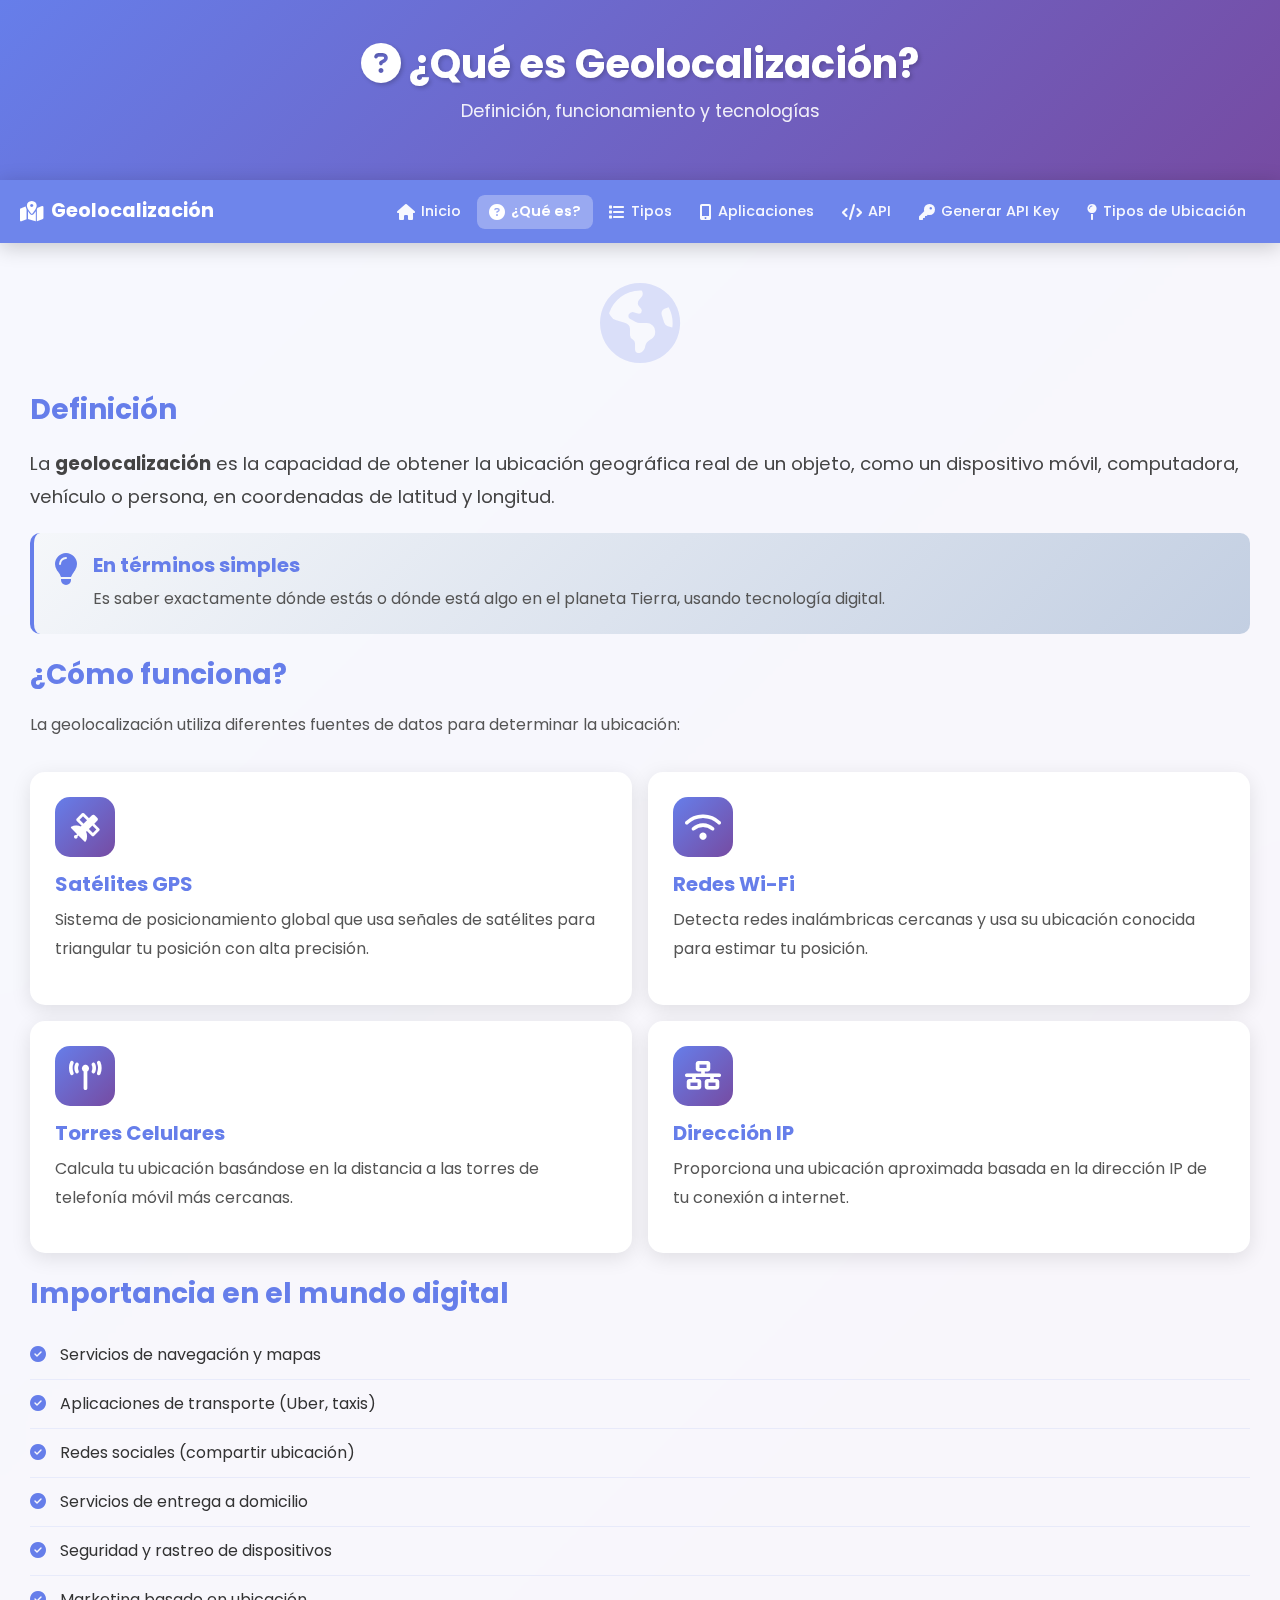
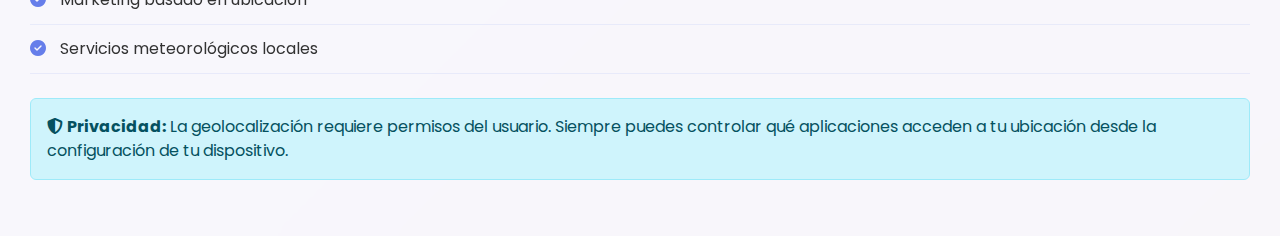
<file: html/que-es-geolocalizacion.html>
<!DOCTYPE html>
<html lang="es">
<head>
    <meta charset="UTF-8">
    <meta name="viewport" content="width=device-width, initial-scale=1.0">
    <title>¿Qué es Geolocalización? - Guía Completa</title>
    
    <!-- Bootstrap CSS (local) -->
    <link href="../css/bootstrap.min.css" rel="stylesheet">
    
    <!-- Font Awesome -->
    <link rel="stylesheet" href="https://cdnjs.cloudflare.com/ajax/libs/font-awesome/6.4.0/css/all.min.css">
    
    <!-- Google Fonts -->
    <link href="https://fonts.googleapis.com/css2?family=Poppins:wght@300;400;600;700&display=swap" rel="stylesheet">
    
    <link rel="stylesheet" href="../css/style.css">
</head>
<body>
    <div class="container-main">
        <div class="card-custom content-page">
            <div class="header-section">
                <h1><i class="fas fa-question-circle"></i> ¿Qué es Geolocalización?</h1>
                <p>Definición, funcionamiento y tecnologías</p>
            </div>
            
            <!-- Navbar -->
            <nav class="navbar navbar-expand-lg navbar-dark">
                <div class="container-fluid">
                    <a class="navbar-brand" href="../index.html">
                        <i class="fas fa-map-marked-alt"></i> Geolocalización
                    </a>
                    <button class="navbar-toggler" type="button" data-bs-toggle="collapse" data-bs-target="#navbarNav" aria-controls="navbarNav" aria-expanded="false" aria-label="Toggle navigation">
                        <span class="navbar-toggler-icon"></span>
                    </button>
                    <div class="collapse navbar-collapse" id="navbarNav">
                        <ul class="navbar-nav ms-auto">
                            <li class="nav-item">
                                <a class="nav-link" href="../index.html">
                                    <i class="fas fa-home"></i> Inicio
                                </a>
                            </li>
                            <li class="nav-item">
                                <a class="nav-link active" href="que-es-geolocalizacion.html">
                                    <i class="fas fa-question-circle"></i> ¿Qué es?
                                </a>
                            </li>
                            <li class="nav-item">
                                <a class="nav-link" href="tipos-geolocalizacion.html">
                                    <i class="fas fa-list"></i> Tipos
                                </a>
                            </li>
                            <li class="nav-item">
                                <a class="nav-link" href="aplicaciones-geolocalizacion.html">
                                    <i class="fas fa-mobile-alt"></i> Aplicaciones
                                </a>
                            </li>
                            <li class="nav-item">
                                <a class="nav-link" href="que-es-api.html">
                                    <i class="fas fa-code"></i> API
                                </a>
                            </li>
                            <li class="nav-item">
                                <a class="nav-link" href="generar-clave-api.html">
                                    <i class="fas fa-key"></i> Generar API Key
                                </a>
                            </li>
                            <li class="nav-item">
                                <a class="nav-link" href="tipos-ubicacion.html">
                                    <i class="fas fa-map-pin"></i> Tipos de Ubicación
                                </a>
                            </li>
                        </ul>
                    </div>
                </div>
            </nav>
            
            <div class="content-section">
                <div class="content-body">
                    <div class="icon-feature">
                        <i class="fas fa-globe-americas"></i>
                    </div>
                    
                    <h3>Definición</h3>
                    <p class="lead">
                        La <strong>geolocalización</strong> es la capacidad de obtener la ubicación geográfica real de un objeto, como un dispositivo móvil, computadora, vehículo o persona, en coordenadas de latitud y longitud.
                    </p>
                    
                    <div class="info-box">
                        <i class="fas fa-lightbulb"></i>
                        <div>
                            <h5>En términos simples</h5>
                            <p>Es saber exactamente dónde estás o dónde está algo en el planeta Tierra, usando tecnología digital.</p>
                        </div>
                    </div>

                    <h3 class="mt-4">¿Cómo funciona?</h3>
                    <p>
                        La geolocalización utiliza diferentes fuentes de datos para determinar la ubicación:
                    </p>

                    <div class="row g-3 mt-2">
                        <div class="col-md-6">
                            <div class="feature-card">
                                <div class="feature-icon">
                                    <i class="fas fa-satellite"></i>
                                </div>
                                <h5>Satélites GPS</h5>
                                <p>Sistema de posicionamiento global que usa señales de satélites para triangular tu posición con alta precisión.</p>
                            </div>
                        </div>
                        <div class="col-md-6">
                            <div class="feature-card">
                                <div class="feature-icon">
                                    <i class="fas fa-wifi"></i>
                                </div>
                                <h5>Redes Wi-Fi</h5>
                                <p>Detecta redes inalámbricas cercanas y usa su ubicación conocida para estimar tu posición.</p>
                            </div>
                        </div>
                        <div class="col-md-6">
                            <div class="feature-card">
                                <div class="feature-icon">
                                    <i class="fas fa-broadcast-tower"></i>
                                </div>
                                <h5>Torres Celulares</h5>
                                <p>Calcula tu ubicación basándose en la distancia a las torres de telefonía móvil más cercanas.</p>
                            </div>
                        </div>
                        <div class="col-md-6">
                            <div class="feature-card">
                                <div class="feature-icon">
                                    <i class="fas fa-network-wired"></i>
                                </div>
                                <h5>Dirección IP</h5>
                                <p>Proporciona una ubicación aproximada basada en la dirección IP de tu conexión a internet.</p>
                            </div>
                        </div>
                    </div>

                    <h3 class="mt-4">Importancia en el mundo digital</h3>
                    <ul class="styled-list">
                        <li><i class="fas fa-check-circle"></i> Servicios de navegación y mapas</li>
                        <li><i class="fas fa-check-circle"></i> Aplicaciones de transporte (Uber, taxis)</li>
                        <li><i class="fas fa-check-circle"></i> Redes sociales (compartir ubicación)</li>
                        <li><i class="fas fa-check-circle"></i> Servicios de entrega a domicilio</li>
                        <li><i class="fas fa-check-circle"></i> Seguridad y rastreo de dispositivos</li>
                        <li><i class="fas fa-check-circle"></i> Marketing basado en ubicación</li>
                        <li><i class="fas fa-check-circle"></i> Servicios meteorológicos locales</li>
                    </ul>

                    <div class="alert alert-info mt-4">
                        <i class="fas fa-shield-alt"></i>
                        <strong>Privacidad:</strong> La geolocalización requiere permisos del usuario. Siempre puedes controlar qué aplicaciones acceden a tu ubicación desde la configuración de tu dispositivo.
                    </div>
                </div>
            </div>
        </div>
    </div>

    <!-- Bootstrap JS (local) -->
    <script src="../js/bootstrap.bundle.min.js"></script>
</body>
</html>
</file>
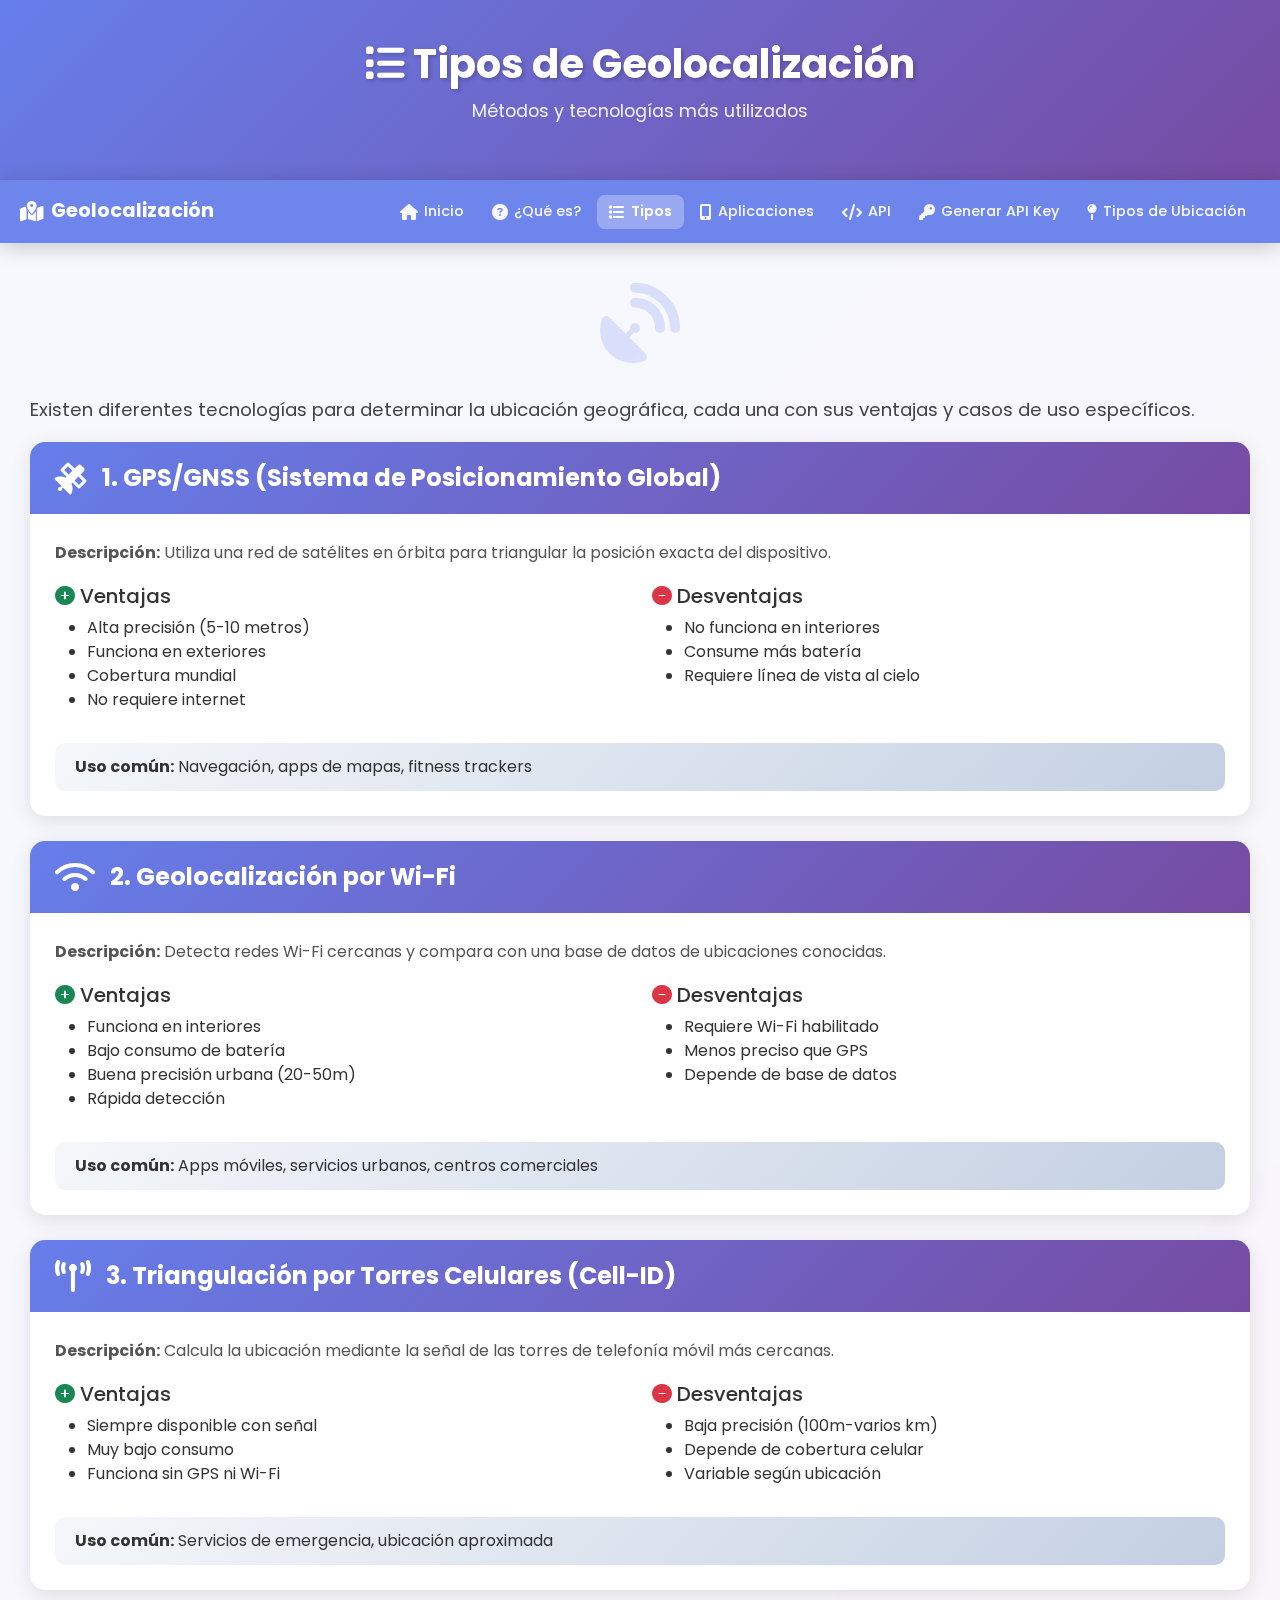
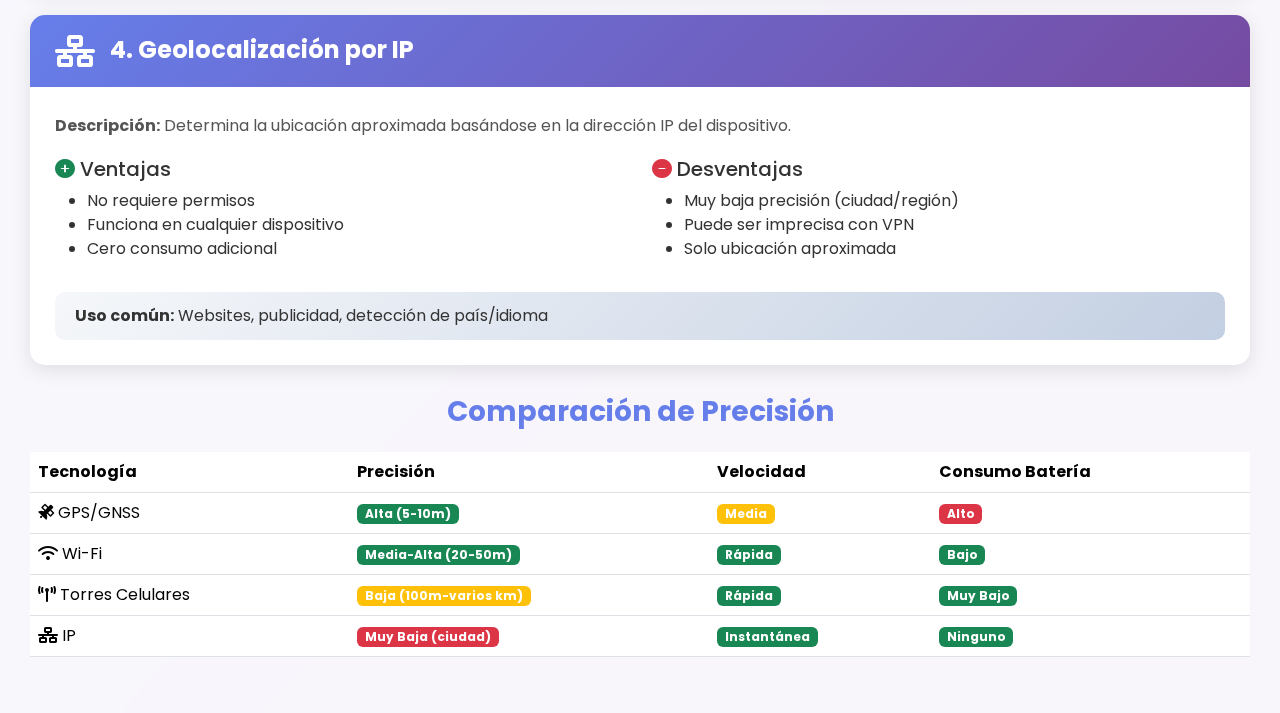
<file: html/tipos-geolocalizacion.html>
<!DOCTYPE html>
<html lang="es">
<head>
    <meta charset="UTF-8">
    <meta name="viewport" content="width=device-width, initial-scale=1.0">
    <title>Tipos de Geolocalización - Guía Completa</title>
    
    <!-- Bootstrap CSS (local) -->
    <link href="../css/bootstrap.min.css" rel="stylesheet">
    
    <!-- Font Awesome -->
    <link rel="stylesheet" href="https://cdnjs.cloudflare.com/ajax/libs/font-awesome/6.4.0/css/all.min.css">
    
    <!-- Google Fonts -->
    <link href="https://fonts.googleapis.com/css2?family=Poppins:wght@300;400;600;700&display=swap" rel="stylesheet">
    
    <link rel="stylesheet" href="../css/style.css">
</head>
<body>
    <div class="container-main">
        <div class="card-custom content-page">
            <div class="header-section">
                <h1><i class="fas fa-list"></i> Tipos de Geolocalización</h1>
                <p>Métodos y tecnologías más utilizados</p>
            </div>
            
            <!-- Navbar -->
            <nav class="navbar navbar-expand-lg navbar-dark">
                <div class="container-fluid">
                    <a class="navbar-brand" href="../index.html">
                        <i class="fas fa-map-marked-alt"></i> Geolocalización
                    </a>
                    <button class="navbar-toggler" type="button" data-bs-toggle="collapse" data-bs-target="#navbarNav" aria-controls="navbarNav" aria-expanded="false" aria-label="Toggle navigation">
                        <span class="navbar-toggler-icon"></span>
                    </button>
                    <div class="collapse navbar-collapse" id="navbarNav">
                        <ul class="navbar-nav ms-auto">
                            <li class="nav-item">
                                <a class="nav-link" href="../index.html">
                                    <i class="fas fa-home"></i> Inicio
                                </a>
                            </li>
                            <li class="nav-item">
                                <a class="nav-link" href="que-es-geolocalizacion.html">
                                    <i class="fas fa-question-circle"></i> ¿Qué es?
                                </a>
                            </li>
                            <li class="nav-item">
                                <a class="nav-link active" href="tipos-geolocalizacion.html">
                                    <i class="fas fa-list"></i> Tipos
                                </a>
                            </li>
                            <li class="nav-item">
                                <a class="nav-link" href="aplicaciones-geolocalizacion.html">
                                    <i class="fas fa-mobile-alt"></i> Aplicaciones
                                </a>
                            </li>
                            <li class="nav-item">
                                <a class="nav-link" href="que-es-api.html">
                                    <i class="fas fa-code"></i> API
                                </a>
                            </li>
                            <li class="nav-item">
                                <a class="nav-link" href="generar-clave-api.html">
                                    <i class="fas fa-key"></i> Generar API Key
                                </a>
                            </li>
                            <li class="nav-item">
                                <a class="nav-link" href="tipos-ubicacion.html">
                                    <i class="fas fa-map-pin"></i> Tipos de Ubicación
                                </a>
                            </li>
                        </ul>
                    </div>
                </div>
            </nav>
            
            <div class="content-section">
                <div class="content-body">
                    <div class="icon-feature">
                        <i class="fas fa-satellite-dish"></i>
                    </div>
                    
                    <p class="lead">
                        Existen diferentes tecnologías para determinar la ubicación geográfica, cada una con sus ventajas y casos de uso específicos.
                    </p>

                    <div class="tipo-card">
                        <div class="tipo-header">
                            <i class="fas fa-satellite"></i>
                            <h3>1. GPS/GNSS (Sistema de Posicionamiento Global)</h3>
                        </div>
                        <div class="tipo-body">
                            <p><strong>Descripción:</strong> Utiliza una red de satélites en órbita para triangular la posición exacta del dispositivo.</p>
                            
                            <div class="row mt-3">
                                <div class="col-md-6">
                                    <h5><i class="fas fa-plus-circle text-success"></i> Ventajas</h5>
                                    <ul>
                                        <li>Alta precisión (5-10 metros)</li>
                                        <li>Funciona en exteriores</li>
                                        <li>Cobertura mundial</li>
                                        <li>No requiere internet</li>
                                    </ul>
                                </div>
                                <div class="col-md-6">
                                    <h5><i class="fas fa-minus-circle text-danger"></i> Desventajas</h5>
                                    <ul>
                                        <li>No funciona en interiores</li>
                                        <li>Consume más batería</li>
                                        <li>Requiere línea de vista al cielo</li>
                                    </ul>
                                </div>
                            </div>
                            
                            <div class="uso-badge">
                                <strong>Uso común:</strong> Navegación, apps de mapas, fitness trackers
                            </div>
                        </div>
                    </div>

                    <div class="tipo-card">
                        <div class="tipo-header">
                            <i class="fas fa-wifi"></i>
                            <h3>2. Geolocalización por Wi-Fi</h3>
                        </div>
                        <div class="tipo-body">
                            <p><strong>Descripción:</strong> Detecta redes Wi-Fi cercanas y compara con una base de datos de ubicaciones conocidas.</p>
                            
                            <div class="row mt-3">
                                <div class="col-md-6">
                                    <h5><i class="fas fa-plus-circle text-success"></i> Ventajas</h5>
                                    <ul>
                                        <li>Funciona en interiores</li>
                                        <li>Bajo consumo de batería</li>
                                        <li>Buena precisión urbana (20-50m)</li>
                                        <li>Rápida detección</li>
                                    </ul>
                                </div>
                                <div class="col-md-6">
                                    <h5><i class="fas fa-minus-circle text-danger"></i> Desventajas</h5>
                                    <ul>
                                        <li>Requiere Wi-Fi habilitado</li>
                                        <li>Menos preciso que GPS</li>
                                        <li>Depende de base de datos</li>
                                    </ul>
                                </div>
                            </div>
                            
                            <div class="uso-badge">
                                <strong>Uso común:</strong> Apps móviles, servicios urbanos, centros comerciales
                            </div>
                        </div>
                    </div>

                    <div class="tipo-card">
                        <div class="tipo-header">
                            <i class="fas fa-broadcast-tower"></i>
                            <h3>3. Triangulación por Torres Celulares (Cell-ID)</h3>
                        </div>
                        <div class="tipo-body">
                            <p><strong>Descripción:</strong> Calcula la ubicación mediante la señal de las torres de telefonía móvil más cercanas.</p>
                            
                            <div class="row mt-3">
                                <div class="col-md-6">
                                    <h5><i class="fas fa-plus-circle text-success"></i> Ventajas</h5>
                                    <ul>
                                        <li>Siempre disponible con señal</li>
                                        <li>Muy bajo consumo</li>
                                        <li>Funciona sin GPS ni Wi-Fi</li>
                                    </ul>
                                </div>
                                <div class="col-md-6">
                                    <h5><i class="fas fa-minus-circle text-danger"></i> Desventajas</h5>
                                    <ul>
                                        <li>Baja precisión (100m-varios km)</li>
                                        <li>Depende de cobertura celular</li>
                                        <li>Variable según ubicación</li>
                                    </ul>
                                </div>
                            </div>
                            
                            <div class="uso-badge">
                                <strong>Uso común:</strong> Servicios de emergencia, ubicación aproximada
                            </div>
                        </div>
                    </div>

                    <div class="tipo-card">
                        <div class="tipo-header">
                            <i class="fas fa-network-wired"></i>
                            <h3>4. Geolocalización por IP</h3>
                        </div>
                        <div class="tipo-body">
                            <p><strong>Descripción:</strong> Determina la ubicación aproximada basándose en la dirección IP del dispositivo.</p>
                            
                            <div class="row mt-3">
                                <div class="col-md-6">
                                    <h5><i class="fas fa-plus-circle text-success"></i> Ventajas</h5>
                                    <ul>
                                        <li>No requiere permisos</li>
                                        <li>Funciona en cualquier dispositivo</li>
                                        <li>Cero consumo adicional</li>
                                    </ul>
                                </div>
                                <div class="col-md-6">
                                    <h5><i class="fas fa-minus-circle text-danger"></i> Desventajas</h5>
                                    <ul>
                                        <li>Muy baja precisión (ciudad/región)</li>
                                        <li>Puede ser imprecisa con VPN</li>
                                        <li>Solo ubicación aproximada</li>
                                    </ul>
                                </div>
                            </div>
                            
                            <div class="uso-badge">
                                <strong>Uso común:</strong> Websites, publicidad, detección de país/idioma
                            </div>
                        </div>
                    </div>

                    <div class="comparison-table mt-4">
                        <h3 class="text-center mb-4">Comparación de Precisión</h3>
                        <table class="table table-hover">
                            <thead>
                                <tr>
                                    <th>Tecnología</th>
                                    <th>Precisión</th>
                                    <th>Velocidad</th>
                                    <th>Consumo Batería</th>
                                </tr>
                            </thead>
                            <tbody>
                                <tr>
                                    <td><i class="fas fa-satellite"></i> GPS/GNSS</td>
                                    <td><span class="badge bg-success">Alta (5-10m)</span></td>
                                    <td><span class="badge bg-warning">Media</span></td>
                                    <td><span class="badge bg-danger">Alto</span></td>
                                </tr>
                                <tr>
                                    <td><i class="fas fa-wifi"></i> Wi-Fi</td>
                                    <td><span class="badge bg-success">Media-Alta (20-50m)</span></td>
                                    <td><span class="badge bg-success">Rápida</span></td>
                                    <td><span class="badge bg-success">Bajo</span></td>
                                </tr>
                                <tr>
                                    <td><i class="fas fa-broadcast-tower"></i> Torres Celulares</td>
                                    <td><span class="badge bg-warning">Baja (100m-varios km)</span></td>
                                    <td><span class="badge bg-success">Rápida</span></td>
                                    <td><span class="badge bg-success">Muy Bajo</span></td>
                                </tr>
                                <tr>
                                    <td><i class="fas fa-network-wired"></i> IP</td>
                                    <td><span class="badge bg-danger">Muy Baja (ciudad)</span></td>
                                    <td><span class="badge bg-success">Instantánea</span></td>
                                    <td><span class="badge bg-success">Ninguno</span></td>
                                </tr>
                            </tbody>
                        </table>
                    </div>
                </div>
            </div>
        </div>
    </div>

    <!-- Bootstrap JS (local) -->
    <script src="../js/bootstrap.bundle.min.js"></script>
</body>
</html>
</file>
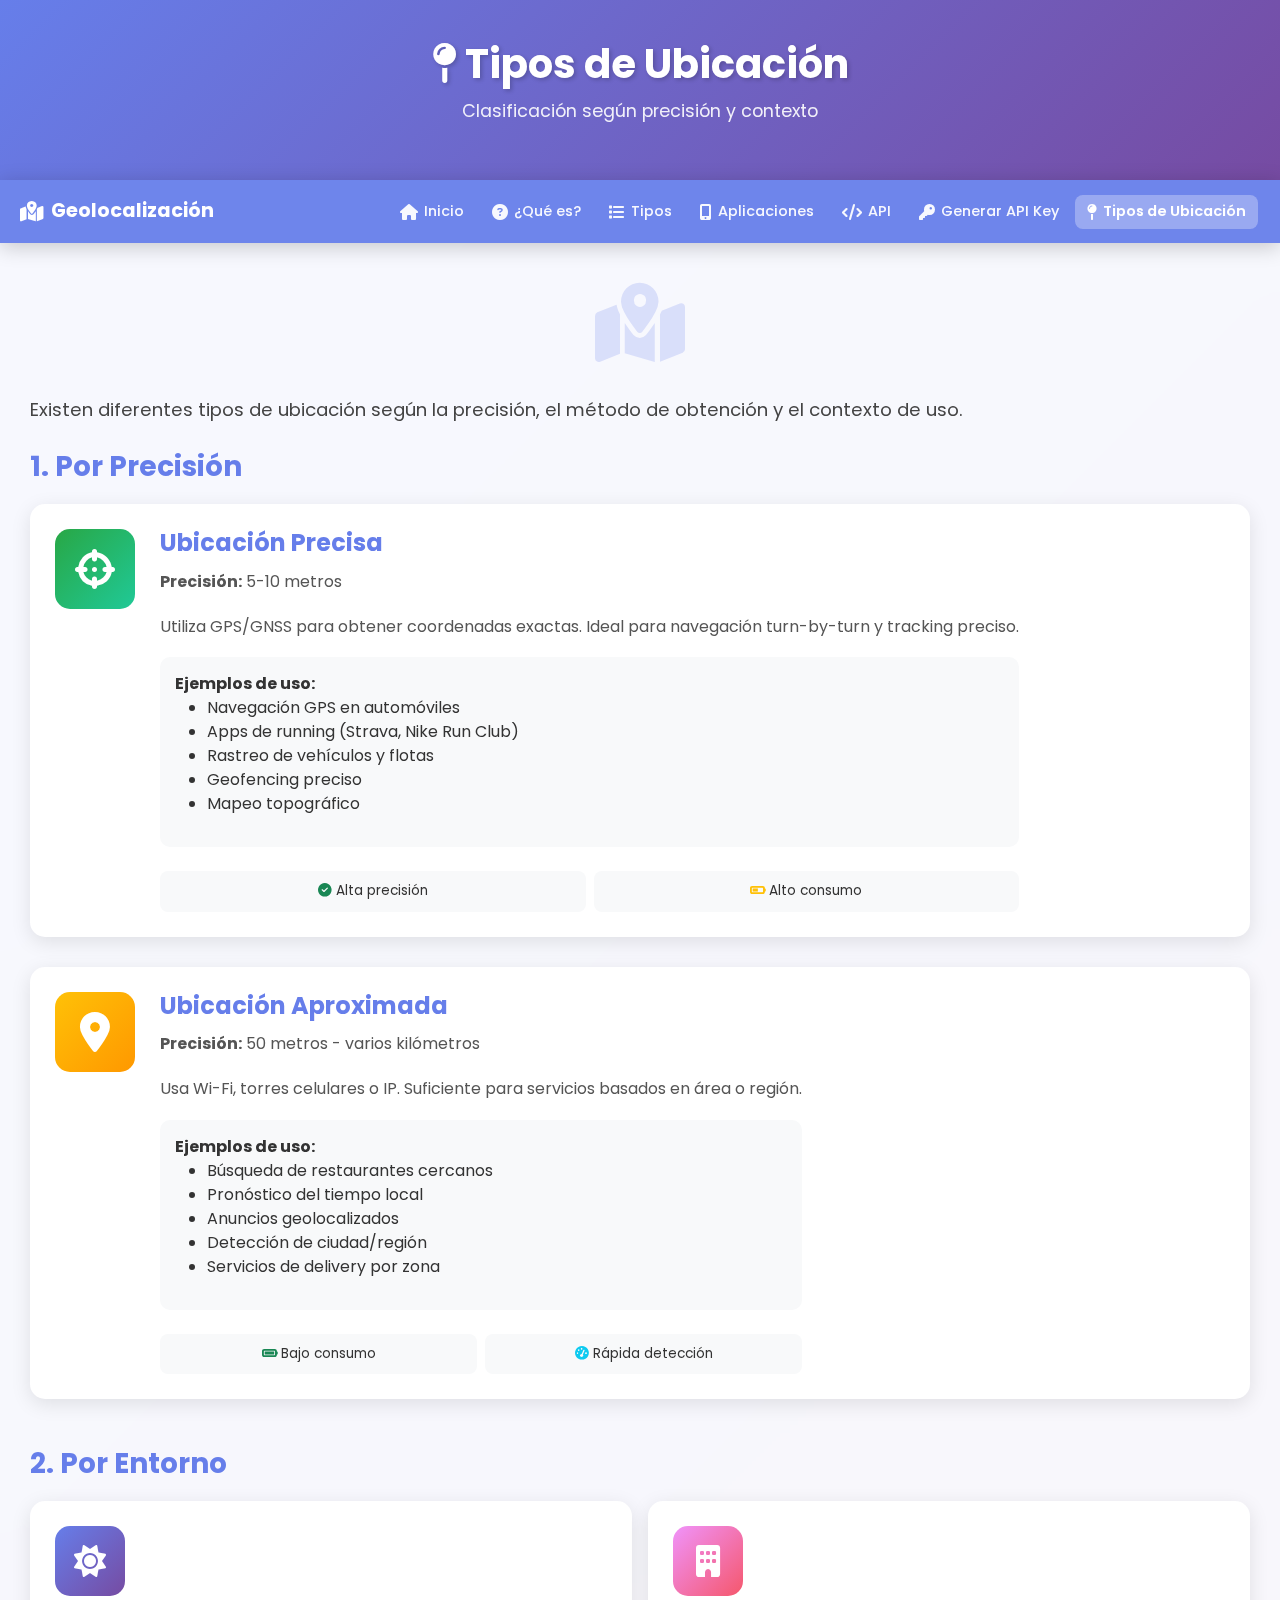
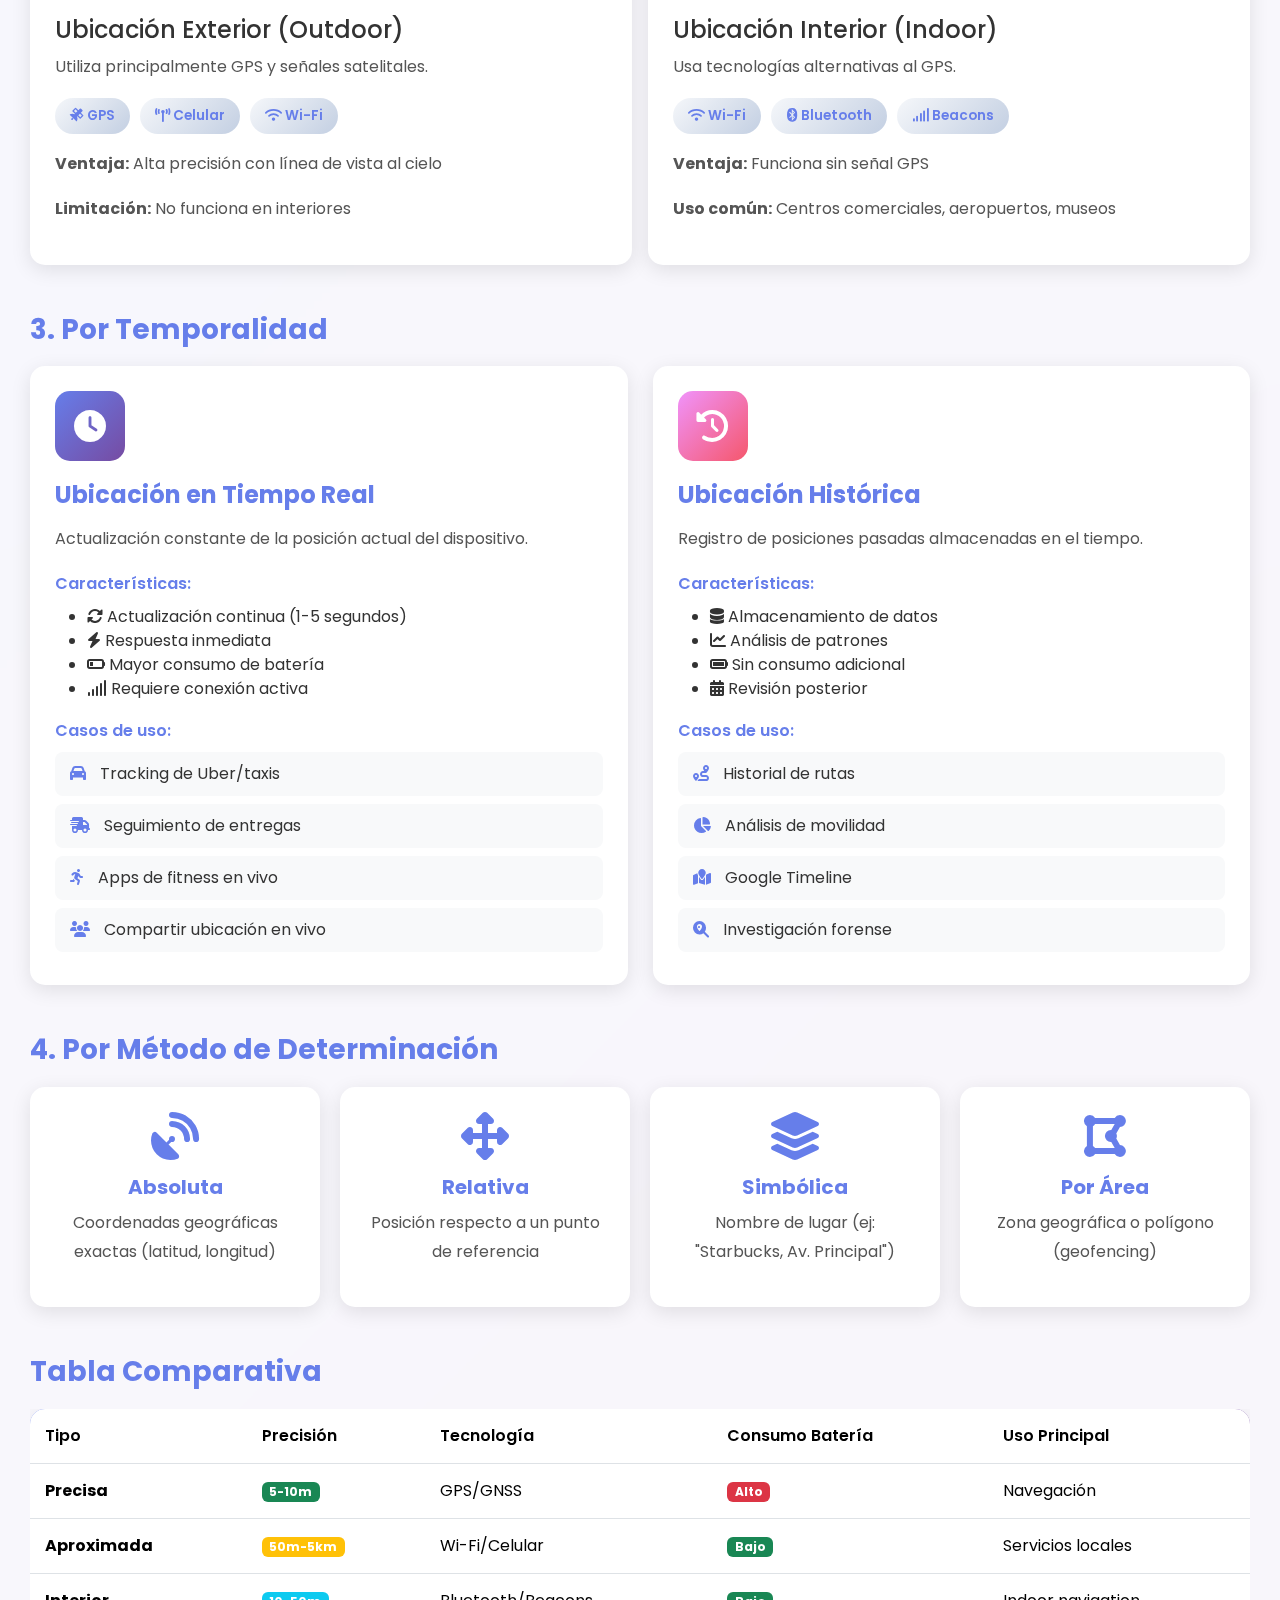
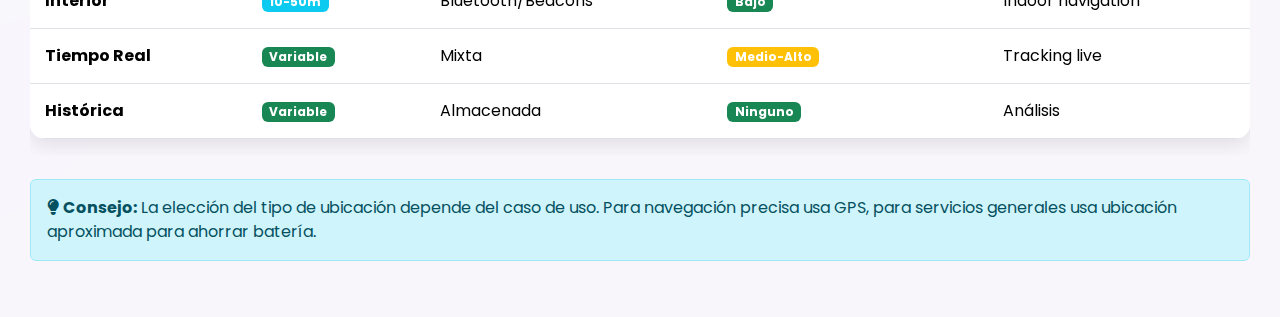
<file: html/tipos-ubicacion.html>
<!DOCTYPE html>
<html lang="es">
<head>
    <meta charset="UTF-8">
    <meta name="viewport" content="width=device-width, initial-scale=1.0">
    <title>Tipos de Ubicación - Guía Completa</title>
    
    <!-- Bootstrap CSS (local) -->
    <link href="../css/bootstrap.min.css" rel="stylesheet">
    
    <!-- Font Awesome -->
    <link rel="stylesheet" href="https://cdnjs.cloudflare.com/ajax/libs/font-awesome/6.4.0/css/all.min.css">
    
    <!-- Google Fonts -->
    <link href="https://fonts.googleapis.com/css2?family=Poppins:wght@300;400;600;700&display=swap" rel="stylesheet">
    
    <link rel="stylesheet" href="../css/style.css">
</head>
<body>
    <div class="container-main">
        <div class="card-custom content-page">
            <div class="header-section">
                <h1><i class="fas fa-map-pin"></i> Tipos de Ubicación</h1>
                <p>Clasificación según precisión y contexto</p>
            </div>
            
            <!-- Navbar -->
            <nav class="navbar navbar-expand-lg navbar-dark">
                <div class="container-fluid">
                    <a class="navbar-brand" href="../index.html">
                        <i class="fas fa-map-marked-alt"></i> Geolocalización
                    </a>
                    <button class="navbar-toggler" type="button" data-bs-toggle="collapse" data-bs-target="#navbarNav" aria-controls="navbarNav" aria-expanded="false" aria-label="Toggle navigation">
                        <span class="navbar-toggler-icon"></span>
                    </button>
                    <div class="collapse navbar-collapse" id="navbarNav">
                        <ul class="navbar-nav ms-auto">
                            <li class="nav-item">
                                <a class="nav-link" href="../index.html">
                                    <i class="fas fa-home"></i> Inicio
                                </a>
                            </li>
                            <li class="nav-item">
                                <a class="nav-link" href="que-es-geolocalizacion.html">
                                    <i class="fas fa-question-circle"></i> ¿Qué es?
                                </a>
                            </li>
                            <li class="nav-item">
                                <a class="nav-link" href="tipos-geolocalizacion.html">
                                    <i class="fas fa-list"></i> Tipos
                                </a>
                            </li>
                            <li class="nav-item">
                                <a class="nav-link" href="aplicaciones-geolocalizacion.html">
                                    <i class="fas fa-mobile-alt"></i> Aplicaciones
                                </a>
                            </li>
                            <li class="nav-item">
                                <a class="nav-link" href="que-es-api.html">
                                    <i class="fas fa-code"></i> API
                                </a>
                            </li>
                            <li class="nav-item">
                                <a class="nav-link" href="generar-clave-api.html">
                                    <i class="fas fa-key"></i> Generar API Key
                                </a>
                            </li>
                            <li class="nav-item">
                                <a class="nav-link active" href="tipos-ubicacion.html">
                                    <i class="fas fa-map-pin"></i> Tipos de Ubicación
                                </a>
                            </li>
                        </ul>
                    </div>
                </div>
            </nav>
            
            <div class="content-section">
                <div class="content-body">
                    <div class="icon-feature">
                        <i class="fas fa-map-marked-alt"></i>
                    </div>
                    
                    <p class="lead">
                        Existen diferentes tipos de ubicación según la precisión, el método de obtención y el contexto de uso.
                    </p>

                    <h3 class="mt-4">1. Por Precisión</h3>

                    <div class="ubicacion-card">
                        <div class="ubicacion-icon precise">
                            <i class="fas fa-crosshairs"></i>
                        </div>
                        <div class="ubicacion-content">
                            <h4>Ubicación Precisa</h4>
                            <p><strong>Precisión:</strong> 5-10 metros</p>
                            <p>Utiliza GPS/GNSS para obtener coordenadas exactas. Ideal para navegación turn-by-turn y tracking preciso.</p>
                            
                            <div class="examples">
                                <strong>Ejemplos de uso:</strong>
                                <ul>
                                    <li>Navegación GPS en automóviles</li>
                                    <li>Apps de running (Strava, Nike Run Club)</li>
                                    <li>Rastreo de vehículos y flotas</li>
                                    <li>Geofencing preciso</li>
                                    <li>Mapeo topográfico</li>
                                </ul>
                            </div>

                            <div class="row g-2 mt-3">
                                <div class="col-6">
                                    <div class="stat-box">
                                        <i class="fas fa-check-circle text-success"></i>
                                        <span>Alta precisión</span>
                                    </div>
                                </div>
                                <div class="col-6">
                                    <div class="stat-box">
                                        <i class="fas fa-battery-half text-warning"></i>
                                        <span>Alto consumo</span>
                                    </div>
                                </div>
                            </div>
                        </div>
                    </div>

                    <div class="ubicacion-card">
                        <div class="ubicacion-icon approximate">
                            <i class="fas fa-map-marker-alt"></i>
                        </div>
                        <div class="ubicacion-content">
                            <h4>Ubicación Aproximada</h4>
                            <p><strong>Precisión:</strong> 50 metros - varios kilómetros</p>
                            <p>Usa Wi-Fi, torres celulares o IP. Suficiente para servicios basados en área o región.</p>
                            
                            <div class="examples">
                                <strong>Ejemplos de uso:</strong>
                                <ul>
                                    <li>Búsqueda de restaurantes cercanos</li>
                                    <li>Pronóstico del tiempo local</li>
                                    <li>Anuncios geolocalizados</li>
                                    <li>Detección de ciudad/región</li>
                                    <li>Servicios de delivery por zona</li>
                                </ul>
                            </div>

                            <div class="row g-2 mt-3">
                                <div class="col-6">
                                    <div class="stat-box">
                                        <i class="fas fa-battery-full text-success"></i>
                                        <span>Bajo consumo</span>
                                    </div>
                                </div>
                                <div class="col-6">
                                    <div class="stat-box">
                                        <i class="fas fa-tachometer-alt text-info"></i>
                                        <span>Rápida detección</span>
                                    </div>
                                </div>
                            </div>
                        </div>
                    </div>

                    <h3 class="mt-5">2. Por Entorno</h3>

                    <div class="row g-3">
                        <div class="col-md-6">
                            <div class="entorno-card">
                                <div class="entorno-icon outdoor">
                                    <i class="fas fa-sun"></i>
                                </div>
                                <h4>Ubicación Exterior (Outdoor)</h4>
                                <p>Utiliza principalmente GPS y señales satelitales.</p>
                                
                                <div class="tech-list">
                                    <span class="tech-badge"><i class="fas fa-satellite"></i> GPS</span>
                                    <span class="tech-badge"><i class="fas fa-broadcast-tower"></i> Celular</span>
                                    <span class="tech-badge"><i class="fas fa-wifi"></i> Wi-Fi</span>
                                </div>

                                <p class="mt-3"><strong>Ventaja:</strong> Alta precisión con línea de vista al cielo</p>
                                <p><strong>Limitación:</strong> No funciona en interiores</p>
                            </div>
                        </div>

                        <div class="col-md-6">
                            <div class="entorno-card">
                                <div class="entorno-icon indoor">
                                    <i class="fas fa-building"></i>
                                </div>
                                <h4>Ubicación Interior (Indoor)</h4>
                                <p>Usa tecnologías alternativas al GPS.</p>
                                
                                <div class="tech-list">
                                    <span class="tech-badge"><i class="fas fa-wifi"></i> Wi-Fi</span>
                                    <span class="tech-badge"><i class="fab fa-bluetooth"></i> Bluetooth</span>
                                    <span class="tech-badge"><i class="fas fa-signal"></i> Beacons</span>
                                </div>

                                <p class="mt-3"><strong>Ventaja:</strong> Funciona sin señal GPS</p>
                                <p><strong>Uso común:</strong> Centros comerciales, aeropuertos, museos</p>
                            </div>
                        </div>
                    </div>

                    <h3 class="mt-5">3. Por Temporalidad</h3>

                    <div class="tiempo-comparison">
                        <div class="tiempo-card">
                            <div class="tiempo-icon realtime">
                                <i class="fas fa-clock"></i>
                            </div>
                            <h4>Ubicación en Tiempo Real</h4>
                            <p>Actualización constante de la posición actual del dispositivo.</p>
                            
                            <div class="caracteristicas">
                                <h5>Características:</h5>
                                <ul>
                                    <li><i class="fas fa-sync-alt"></i> Actualización continua (1-5 segundos)</li>
                                    <li><i class="fas fa-bolt"></i> Respuesta inmediata</li>
                                    <li><i class="fas fa-battery-quarter"></i> Mayor consumo de batería</li>
                                    <li><i class="fas fa-signal"></i> Requiere conexión activa</li>
                                </ul>
                            </div>

                            <div class="use-cases">
                                <h5>Casos de uso:</h5>
                                <div class="case-item">
                                    <i class="fas fa-car"></i> <span>Tracking de Uber/taxis</span>
                                </div>
                                <div class="case-item">
                                    <i class="fas fa-shipping-fast"></i> <span>Seguimiento de entregas</span>
                                </div>
                                <div class="case-item">
                                    <i class="fas fa-running"></i> <span>Apps de fitness en vivo</span>
                                </div>
                                <div class="case-item">
                                    <i class="fas fa-users"></i> <span>Compartir ubicación en vivo</span>
                                </div>
                            </div>
                        </div>

                        <div class="tiempo-card">
                            <div class="tiempo-icon historic">
                                <i class="fas fa-history"></i>
                            </div>
                            <h4>Ubicación Histórica</h4>
                            <p>Registro de posiciones pasadas almacenadas en el tiempo.</p>
                            
                            <div class="caracteristicas">
                                <h5>Características:</h5>
                                <ul>
                                    <li><i class="fas fa-database"></i> Almacenamiento de datos</li>
                                    <li><i class="fas fa-chart-line"></i> Análisis de patrones</li>
                                    <li><i class="fas fa-battery-full"></i> Sin consumo adicional</li>
                                    <li><i class="fas fa-calendar-alt"></i> Revisión posterior</li>
                                </ul>
                            </div>

                            <div class="use-cases">
                                <h5>Casos de uso:</h5>
                                <div class="case-item">
                                    <i class="fas fa-route"></i> <span>Historial de rutas</span>
                                </div>
                                <div class="case-item">
                                    <i class="fas fa-chart-pie"></i> <span>Análisis de movilidad</span>
                                </div>
                                <div class="case-item">
                                    <i class="fas fa-map-marked"></i> <span>Google Timeline</span>
                                </div>
                                <div class="case-item">
                                    <i class="fas fa-search-location"></i> <span>Investigación forense</span>
                                </div>
                            </div>
                        </div>
                    </div>

                    <h3 class="mt-5">4. Por Método de Determinación</h3>

                    <div class="metodo-grid">
                        <div class="metodo-item">
                            <i class="fas fa-satellite-dish"></i>
                            <h5>Absoluta</h5>
                            <p>Coordenadas geográficas exactas (latitud, longitud)</p>
                        </div>
                        <div class="metodo-item">
                            <i class="fas fa-arrows-alt"></i>
                            <h5>Relativa</h5>
                            <p>Posición respecto a un punto de referencia</p>
                        </div>
                        <div class="metodo-item">
                            <i class="fas fa-layer-group"></i>
                            <h5>Simbólica</h5>
                            <p>Nombre de lugar (ej: "Starbucks, Av. Principal")</p>
                        </div>
                        <div class="metodo-item">
                            <i class="fas fa-draw-polygon"></i>
                            <h5>Por Área</h5>
                            <p>Zona geográfica o polígono (geofencing)</p>
                        </div>
                    </div>

                    <h3 class="mt-5">Tabla Comparativa</h3>
                    <div class="table-responsive">
                        <table class="table table-hover comparison-table-full">
                            <thead>
                                <tr>
                                    <th>Tipo</th>
                                    <th>Precisión</th>
                                    <th>Tecnología</th>
                                    <th>Consumo Batería</th>
                                    <th>Uso Principal</th>
                                </tr>
                            </thead>
                            <tbody>
                                <tr>
                                    <td><strong>Precisa</strong></td>
                                    <td><span class="badge bg-success">5-10m</span></td>
                                    <td>GPS/GNSS</td>
                                    <td><span class="badge bg-danger">Alto</span></td>
                                    <td>Navegación</td>
                                </tr>
                                <tr>
                                    <td><strong>Aproximada</strong></td>
                                    <td><span class="badge bg-warning">50m-5km</span></td>
                                    <td>Wi-Fi/Celular</td>
                                    <td><span class="badge bg-success">Bajo</span></td>
                                    <td>Servicios locales</td>
                                </tr>
                                <tr>
                                    <td><strong>Interior</strong></td>
                                    <td><span class="badge bg-info">10-50m</span></td>
                                    <td>Bluetooth/Beacons</td>
                                    <td><span class="badge bg-success">Bajo</span></td>
                                    <td>Indoor navigation</td>
                                </tr>
                                <tr>
                                    <td><strong>Tiempo Real</strong></td>
                                    <td><span class="badge bg-success">Variable</span></td>
                                    <td>Mixta</td>
                                    <td><span class="badge bg-warning">Medio-Alto</span></td>
                                    <td>Tracking live</td>
                                </tr>
                                <tr>
                                    <td><strong>Histórica</strong></td>
                                    <td><span class="badge bg-success">Variable</span></td>
                                    <td>Almacenada</td>
                                    <td><span class="badge bg-success">Ninguno</span></td>
                                    <td>Análisis</td>
                                </tr>
                            </tbody>
                        </table>
                    </div>

                    <div class="alert alert-info mt-4">
                        <i class="fas fa-lightbulb"></i>
                        <strong>Consejo:</strong> La elección del tipo de ubicación depende del caso de uso. Para navegación precisa usa GPS, para servicios generales usa ubicación aproximada para ahorrar batería.
                    </div>
                </div>
            </div>
        </div>
    </div>

    <!-- Bootstrap JS (local) -->
    <script src="../js/bootstrap.bundle.min.js"></script>
</body>
</html>
</file>
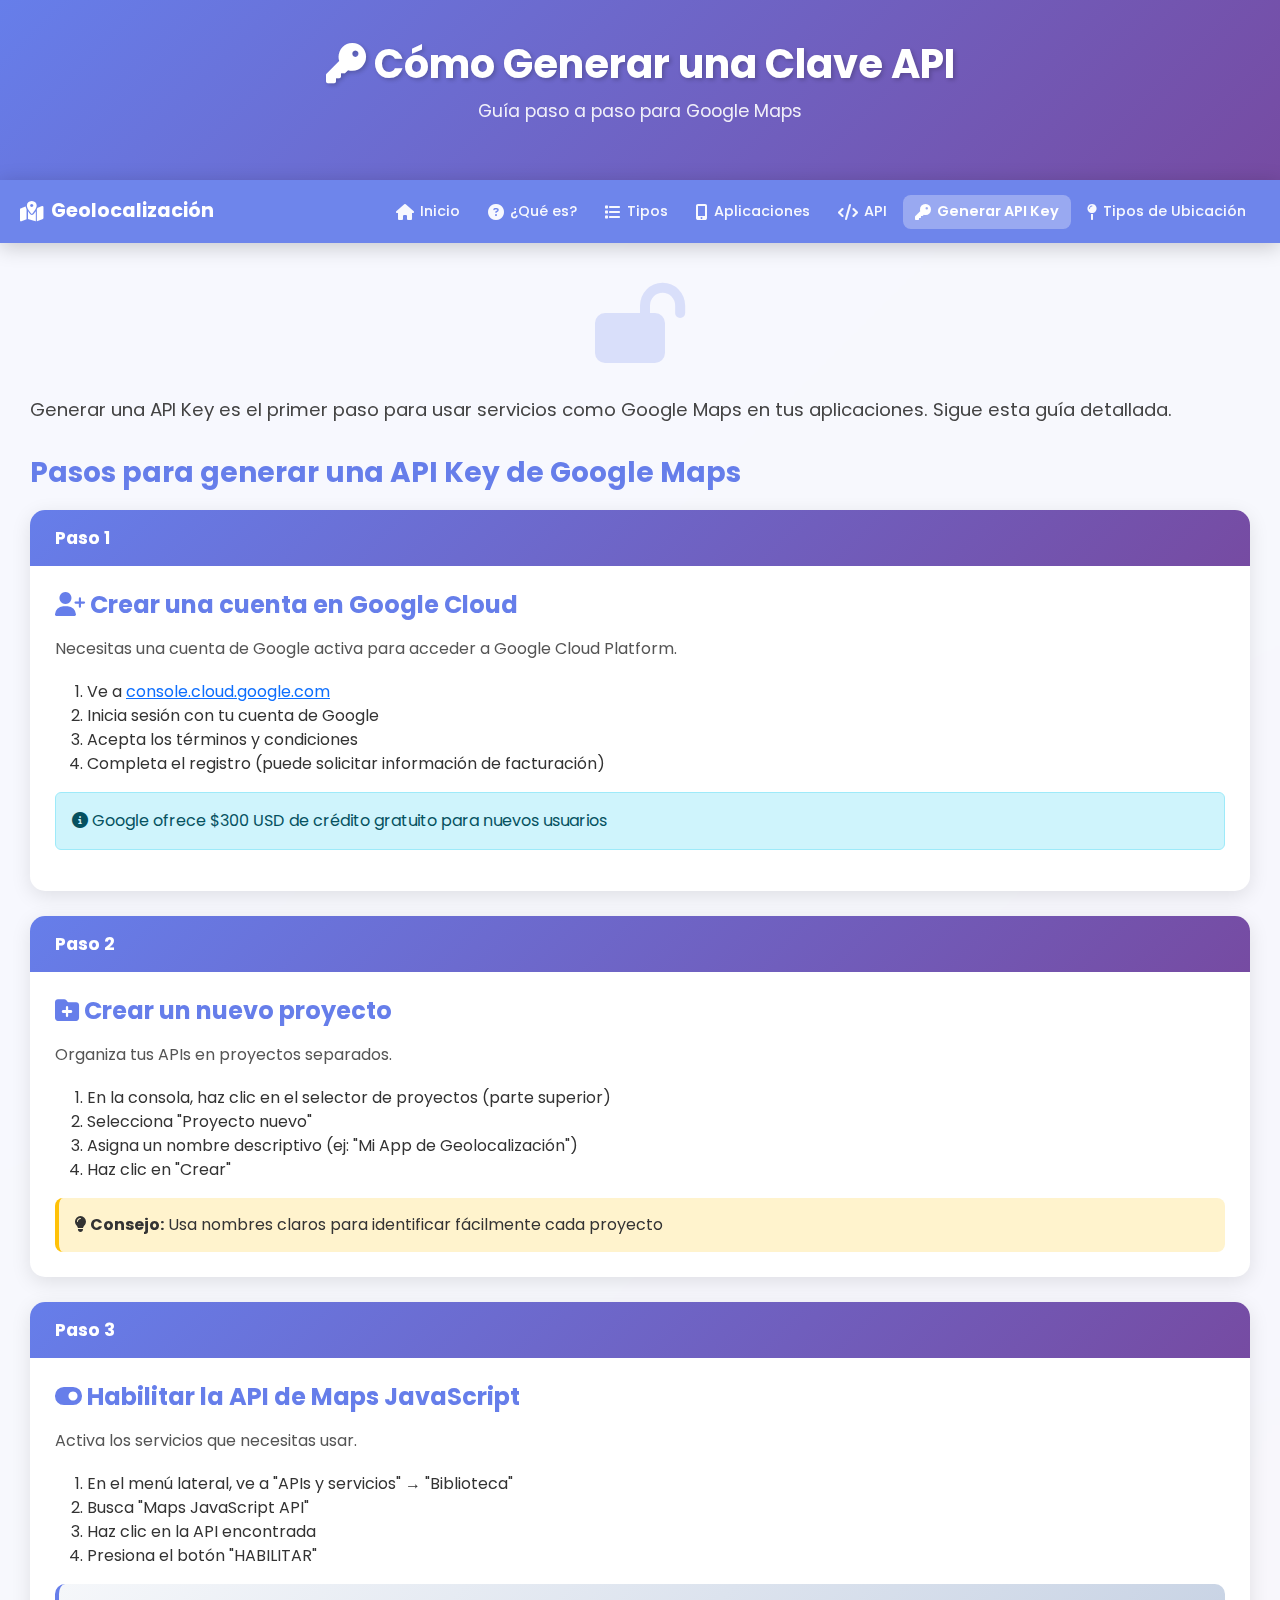
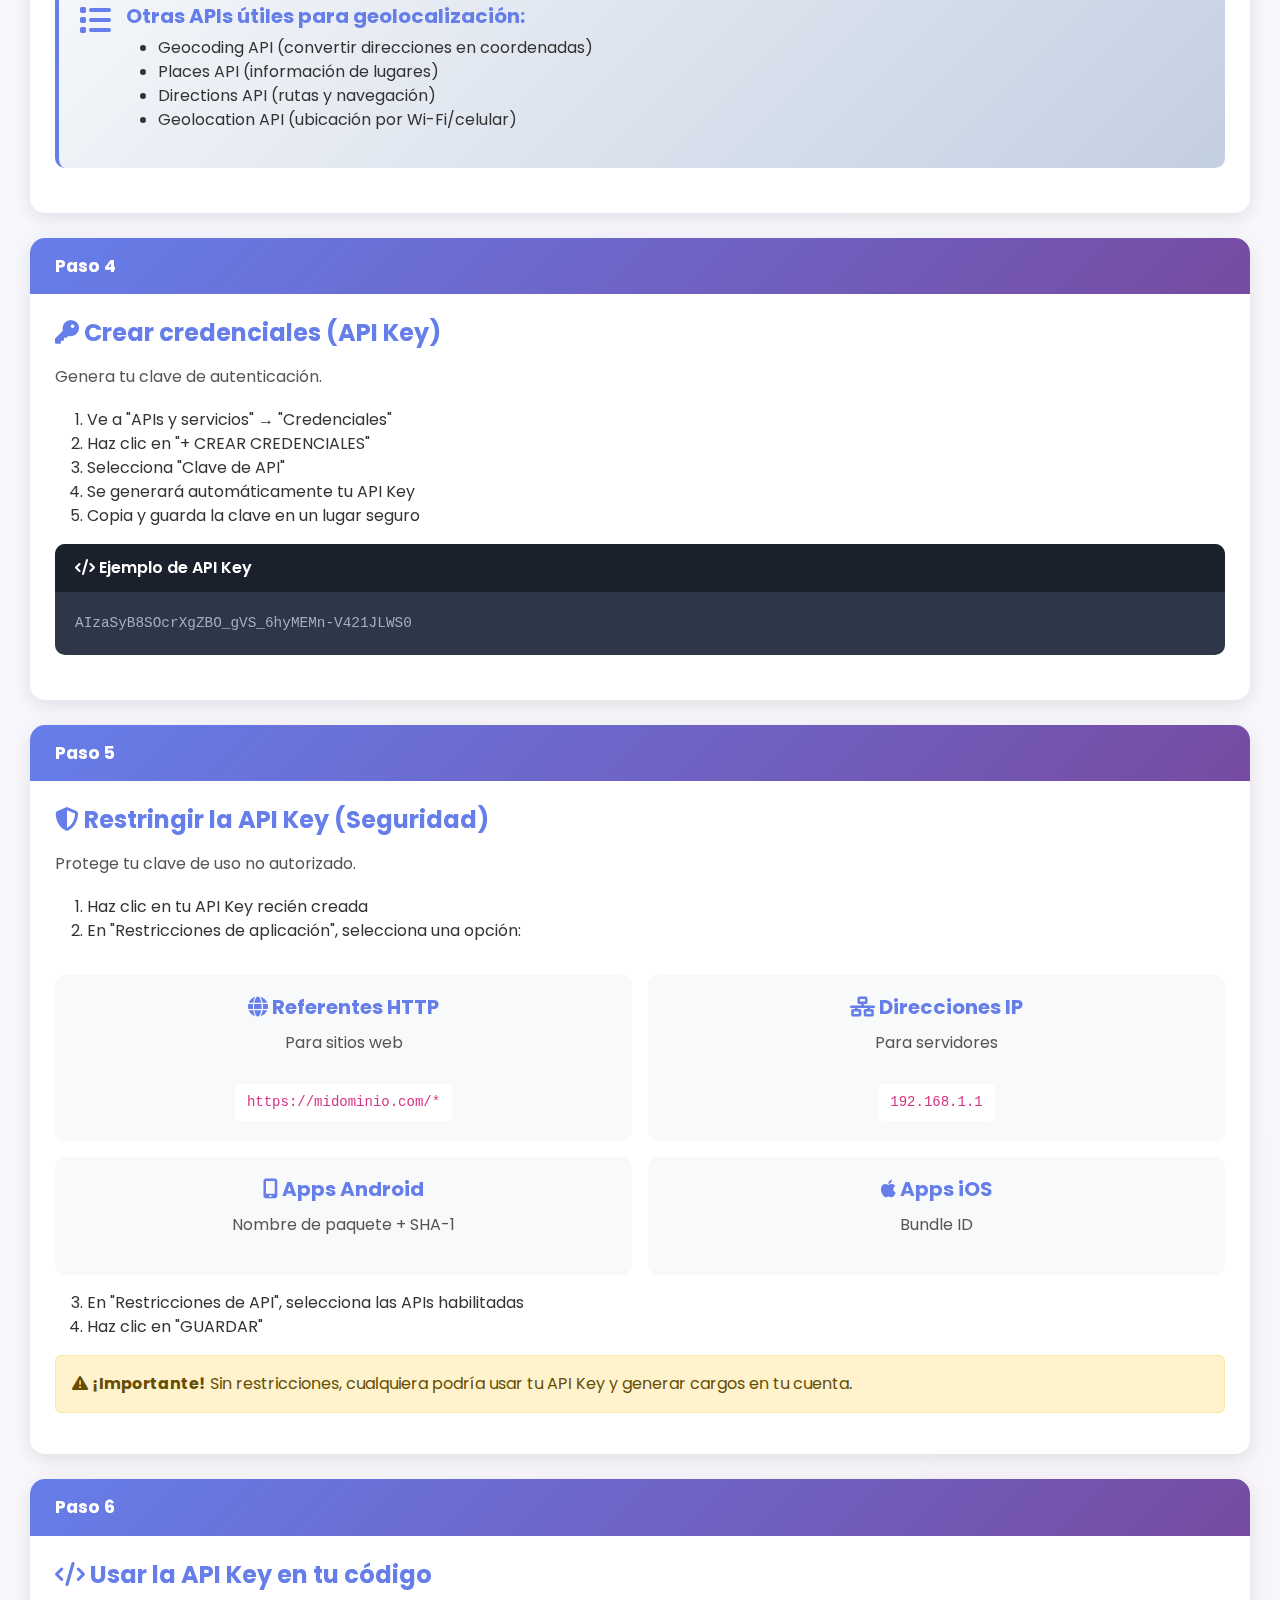
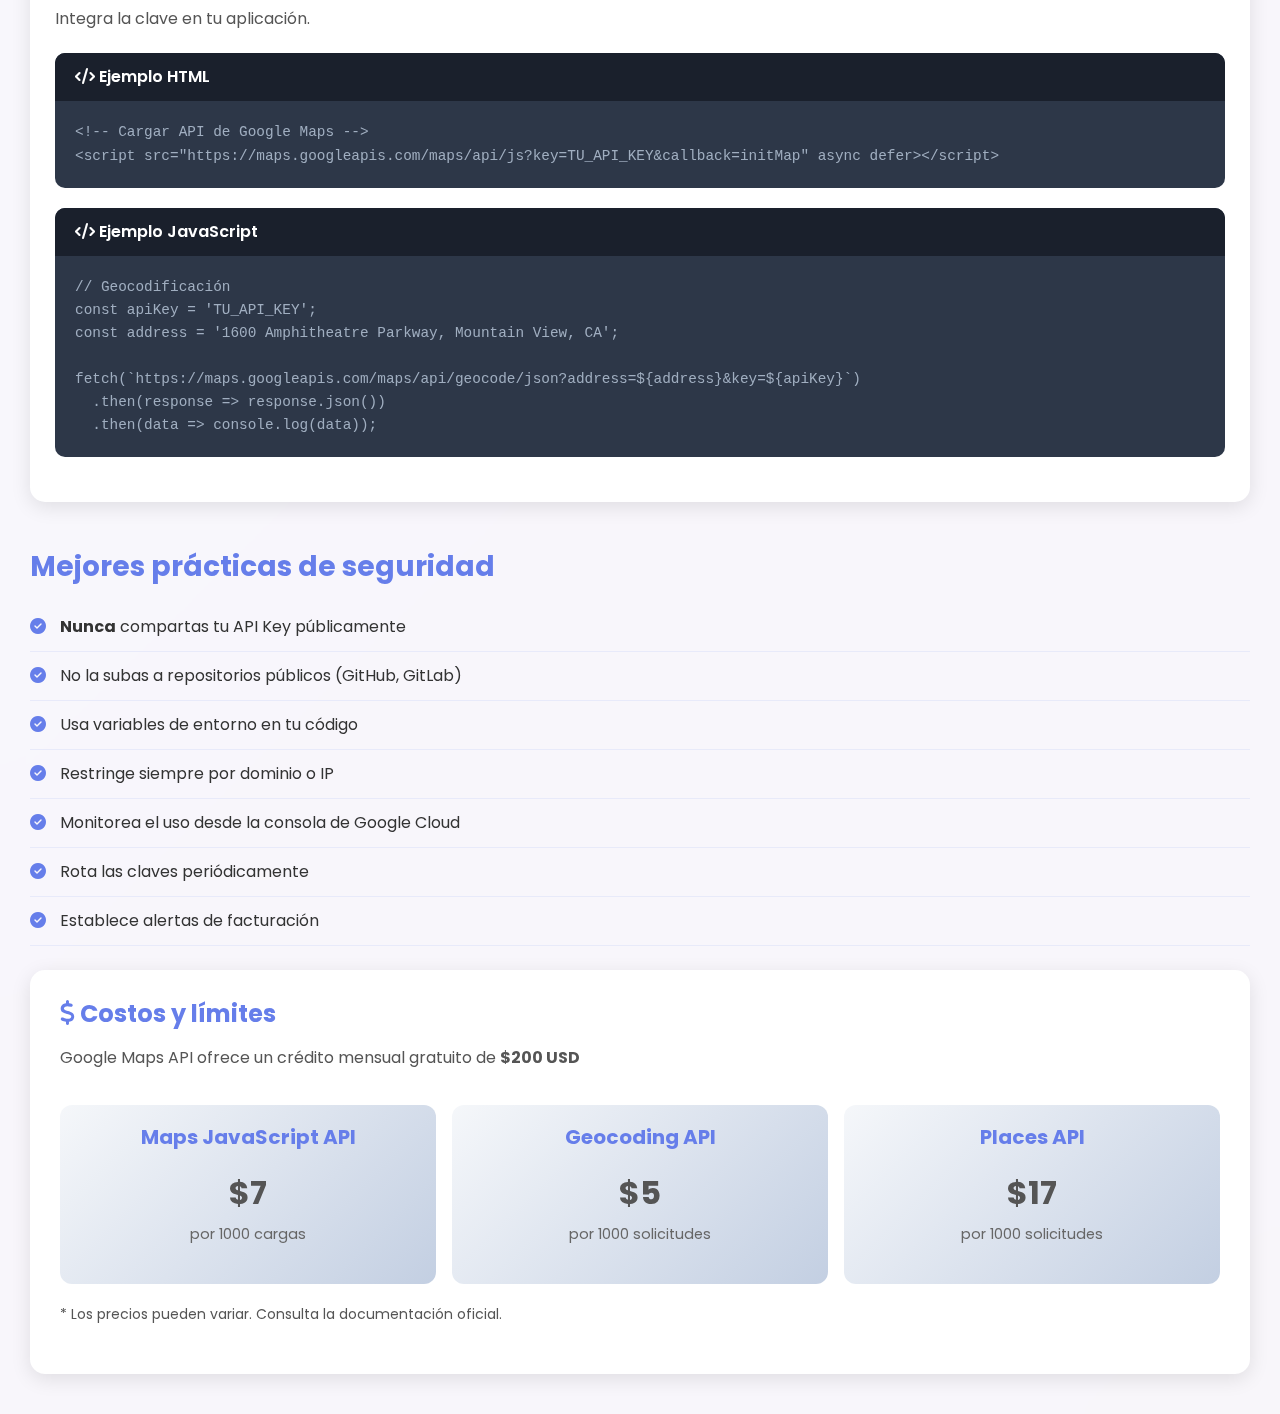
<file: geolocalizacion/html/generar-clave-api.html>
<!DOCTYPE html>
<html lang="es">
<head>
    <meta charset="UTF-8">
    <meta name="viewport" content="width=device-width, initial-scale=1.0">
    <title>Cómo Generar una Clave API - Guía Completa</title>
    
    <!-- Bootstrap CSS (local) -->
    <link href="../css/bootstrap.min.css" rel="stylesheet">
    
    <!-- Font Awesome -->
    <link rel="stylesheet" href="https://cdnjs.cloudflare.com/ajax/libs/font-awesome/6.4.0/css/all.min.css">
    
    <!-- Google Fonts -->
    <link href="https://fonts.googleapis.com/css2?family=Poppins:wght@300;400;600;700&display=swap" rel="stylesheet">
    
    <link rel="stylesheet" href="../css/style.css">
</head>
<body>
    <div class="container-main">
        <div class="card-custom content-page">
            <div class="header-section">
                <h1><i class="fas fa-key"></i> Cómo Generar una Clave API</h1>
                <p>Guía paso a paso para Google Maps</p>
            </div>
            
            <!-- Navbar -->
            <nav class="navbar navbar-expand-lg navbar-dark">
                <div class="container-fluid">
                    <a class="navbar-brand" href="../index.html">
                        <i class="fas fa-map-marked-alt"></i> Geolocalización
                    </a>
                    <button class="navbar-toggler" type="button" data-bs-toggle="collapse" data-bs-target="#navbarNav" aria-controls="navbarNav" aria-expanded="false" aria-label="Toggle navigation">
                        <span class="navbar-toggler-icon"></span>
                    </button>
                    <div class="collapse navbar-collapse" id="navbarNav">
                        <ul class="navbar-nav ms-auto">
                            <li class="nav-item">
                                <a class="nav-link" href="../index.html">
                                    <i class="fas fa-home"></i> Inicio
                                </a>
                            </li>
                            <li class="nav-item">
                                <a class="nav-link" href="que-es-geolocalizacion.html">
                                    <i class="fas fa-question-circle"></i> ¿Qué es?
                                </a>
                            </li>
                            <li class="nav-item">
                                <a class="nav-link" href="tipos-geolocalizacion.html">
                                    <i class="fas fa-list"></i> Tipos
                                </a>
                            </li>
                            <li class="nav-item">
                                <a class="nav-link" href="aplicaciones-geolocalizacion.html">
                                    <i class="fas fa-mobile-alt"></i> Aplicaciones
                                </a>
                            </li>
                            <li class="nav-item">
                                <a class="nav-link" href="que-es-api.html">
                                    <i class="fas fa-code"></i> API
                                </a>
                            </li>
                            <li class="nav-item">
                                <a class="nav-link active" href="generar-clave-api.html">
                                    <i class="fas fa-key"></i> Generar API Key
                                </a>
                            </li>
                            <li class="nav-item">
                                <a class="nav-link" href="tipos-ubicacion.html">
                                    <i class="fas fa-map-pin"></i> Tipos de Ubicación
                                </a>
                            </li>
                        </ul>
                    </div>
                </div>
            </nav>
            
            <div class="content-section">
                <div class="content-body">
                    <div class="icon-feature">
                        <i class="fas fa-lock-open"></i>
                    </div>
                    
                    <p class="lead">
                        Generar una API Key es el primer paso para usar servicios como Google Maps en tus aplicaciones. Sigue esta guía detallada.
                    </p>

                    <h3>Pasos para generar una API Key de Google Maps</h3>

                    <div class="step-card">
                        <div class="step-badge">Paso 1</div>
                        <div class="step-content">
                            <h4><i class="fas fa-user-plus"></i> Crear una cuenta en Google Cloud</h4>
                            <p>Necesitas una cuenta de Google activa para acceder a Google Cloud Platform.</p>
                            <ol>
                                <li>Ve a <a href="https://console.cloud.google.com/" target="_blank">console.cloud.google.com</a></li>
                                <li>Inicia sesión con tu cuenta de Google</li>
                                <li>Acepta los términos y condiciones</li>
                                <li>Completa el registro (puede solicitar información de facturación)</li>
                            </ol>
                            <div class="alert alert-info mt-2">
                                <i class="fas fa-info-circle"></i> Google ofrece $300 USD de crédito gratuito para nuevos usuarios
                            </div>
                        </div>
                    </div>

                    <div class="step-card">
                        <div class="step-badge">Paso 2</div>
                        <div class="step-content">
                            <h4><i class="fas fa-folder-plus"></i> Crear un nuevo proyecto</h4>
                            <p>Organiza tus APIs en proyectos separados.</p>
                            <ol>
                                <li>En la consola, haz clic en el selector de proyectos (parte superior)</li>
                                <li>Selecciona "Proyecto nuevo"</li>
                                <li>Asigna un nombre descriptivo (ej: "Mi App de Geolocalización")</li>
                                <li>Haz clic en "Crear"</li>
                            </ol>
                            <div class="tip-box">
                                <i class="fas fa-lightbulb"></i>
                                <strong>Consejo:</strong> Usa nombres claros para identificar fácilmente cada proyecto
                            </div>
                        </div>
                    </div>

                    <div class="step-card">
                        <div class="step-badge">Paso 3</div>
                        <div class="step-content">
                            <h4><i class="fas fa-toggle-on"></i> Habilitar la API de Maps JavaScript</h4>
                            <p>Activa los servicios que necesitas usar.</p>
                            <ol>
                                <li>En el menú lateral, ve a "APIs y servicios" → "Biblioteca"</li>
                                <li>Busca "Maps JavaScript API"</li>
                                <li>Haz clic en la API encontrada</li>
                                <li>Presiona el botón "HABILITAR"</li>
                            </ol>
                            <div class="info-box mt-2">
                                <i class="fas fa-list"></i>
                                <div>
                                    <h5>Otras APIs útiles para geolocalización:</h5>
                                    <ul>
                                        <li>Geocoding API (convertir direcciones en coordenadas)</li>
                                        <li>Places API (información de lugares)</li>
                                        <li>Directions API (rutas y navegación)</li>
                                        <li>Geolocation API (ubicación por Wi-Fi/celular)</li>
                                    </ul>
                                </div>
                            </div>
                        </div>
                    </div>

                    <div class="step-card">
                        <div class="step-badge">Paso 4</div>
                        <div class="step-content">
                            <h4><i class="fas fa-key"></i> Crear credenciales (API Key)</h4>
                            <p>Genera tu clave de autenticación.</p>
                            <ol>
                                <li>Ve a "APIs y servicios" → "Credenciales"</li>
                                <li>Haz clic en "+ CREAR CREDENCIALES"</li>
                                <li>Selecciona "Clave de API"</li>
                                <li>Se generará automáticamente tu API Key</li>
                                <li>Copia y guarda la clave en un lugar seguro</li>
                            </ol>
                            <div class="code-example mt-3">
                                <div class="code-header">
                                    <i class="fas fa-code"></i> Ejemplo de API Key
                                </div>
                                <pre><code>AIzaSyB8SOcrXgZBO_gVS_6hyMEMn-V421JLWS0</code></pre>
                            </div>
                        </div>
                    </div>

                    <div class="step-card">
                        <div class="step-badge">Paso 5</div>
                        <div class="step-content">
                            <h4><i class="fas fa-shield-alt"></i> Restringir la API Key (Seguridad)</h4>
                            <p>Protege tu clave de uso no autorizado.</p>
                            <ol>
                                <li>Haz clic en tu API Key recién creada</li>
                                <li>En "Restricciones de aplicación", selecciona una opción:</li>
                            </ol>
                            
                            <div class="row g-3 mt-2">
                                <div class="col-md-6">
                                    <div class="restriction-card">
                                        <h5><i class="fas fa-globe"></i> Referentes HTTP</h5>
                                        <p>Para sitios web</p>
                                        <code>https://midominio.com/*</code>
                                    </div>
                                </div>
                                <div class="col-md-6">
                                    <div class="restriction-card">
                                        <h5><i class="fas fa-network-wired"></i> Direcciones IP</h5>
                                        <p>Para servidores</p>
                                        <code>192.168.1.1</code>
                                    </div>
                                </div>
                                <div class="col-md-6">
                                    <div class="restriction-card">
                                        <h5><i class="fas fa-mobile-alt"></i> Apps Android</h5>
                                        <p>Nombre de paquete + SHA-1</p>
                                    </div>
                                </div>
                                <div class="col-md-6">
                                    <div class="restriction-card">
                                        <h5><i class="fab fa-apple"></i> Apps iOS</h5>
                                        <p>Bundle ID</p>
                                    </div>
                                </div>
                            </div>

                            <ol start="3" class="mt-3">
                                <li>En "Restricciones de API", selecciona las APIs habilitadas</li>
                                <li>Haz clic en "GUARDAR"</li>
                            </ol>

                            <div class="alert alert-warning mt-3">
                                <i class="fas fa-exclamation-triangle"></i>
                                <strong>¡Importante!</strong> Sin restricciones, cualquiera podría usar tu API Key y generar cargos en tu cuenta.
                            </div>
                        </div>
                    </div>

                    <div class="step-card">
                        <div class="step-badge">Paso 6</div>
                        <div class="step-content">
                            <h4><i class="fas fa-code"></i> Usar la API Key en tu código</h4>
                            <p>Integra la clave en tu aplicación.</p>
                            
                            <div class="code-example">
                                <div class="code-header">
                                    <i class="fas fa-code"></i> Ejemplo HTML
                                </div>
                                <pre><code>&lt;!-- Cargar API de Google Maps --&gt;
&lt;script src="https://maps.googleapis.com/maps/api/js?key=TU_API_KEY&callback=initMap" async defer&gt;&lt;/script&gt;</code></pre>
                            </div>

                            <div class="code-example mt-3">
                                <div class="code-header">
                                    <i class="fas fa-code"></i> Ejemplo JavaScript
                                </div>
                                <pre><code>// Geocodificación
const apiKey = 'TU_API_KEY';
const address = '1600 Amphitheatre Parkway, Mountain View, CA';

fetch(`https://maps.googleapis.com/maps/api/geocode/json?address=${address}&key=${apiKey}`)
  .then(response => response.json())
  .then(data => console.log(data));</code></pre>
                            </div>
                        </div>
                    </div>

                    <h3 class="mt-5">Mejores prácticas de seguridad</h3>
                    <ul class="styled-list">
                        <li><i class="fas fa-check-circle"></i> <strong>Nunca</strong> compartas tu API Key públicamente</li>
                        <li><i class="fas fa-check-circle"></i> No la subas a repositorios públicos (GitHub, GitLab)</li>
                        <li><i class="fas fa-check-circle"></i> Usa variables de entorno en tu código</li>
                        <li><i class="fas fa-check-circle"></i> Restringe siempre por dominio o IP</li>
                        <li><i class="fas fa-check-circle"></i> Monitorea el uso desde la consola de Google Cloud</li>
                        <li><i class="fas fa-check-circle"></i> Rota las claves periódicamente</li>
                        <li><i class="fas fa-check-circle"></i> Establece alertas de facturación</li>
                    </ul>

                    <div class="pricing-box mt-4">
                        <h4><i class="fas fa-dollar-sign"></i> Costos y límites</h4>
                        <p>Google Maps API ofrece un crédito mensual gratuito de <strong>$200 USD</strong></p>
                        <div class="row g-3 mt-2">
                            <div class="col-md-4">
                                <div class="price-item">
                                    <h5>Maps JavaScript API</h5>
                                    <p class="price">$7 <span>por 1000 cargas</span></p>
                                </div>
                            </div>
                            <div class="col-md-4">
                                <div class="price-item">
                                    <h5>Geocoding API</h5>
                                    <p class="price">$5 <span>por 1000 solicitudes</span></p>
                                </div>
                            </div>
                            <div class="col-md-4">
                                <div class="price-item">
                                    <h5>Places API</h5>
                                    <p class="price">$17 <span>por 1000 solicitudes</span></p>
                                </div>
                            </div>
                        </div>
                        <p class="mt-3"><small>* Los precios pueden variar. Consulta la documentación oficial.</small></p>
                    </div>
                </div>
            </div>
        </div>
    </div>

    <!-- Bootstrap JS (local) -->
    <script src="../js/bootstrap.bundle.min.js"></script>
</body>
</html>
</file>
<file: css/style.css>
* {
    margin: 0;
    padding: 0;
    box-sizing: border-box;
}

body {
    font-family: 'Poppins', sans-serif;
    background: linear-gradient(135deg, #667eea 0%, #764ba2 100%);
    min-height: 100vh;
    padding: 0;
    margin: 0;
}

body:has(.content-page) {
    display: block;
    padding: 0;
    margin: 0;
}

body:not(:has(.content-page)) {
    display: block;
    padding: 0;
    margin: 0;
}

/* Navbar Styles */
.navbar {
    background: rgba(102, 126, 234, 0.95) !important;
    backdrop-filter: blur(10px);
    box-shadow: 0 4px 20px rgba(0, 0, 0, 0.2);
    position: relative;
    z-index: 100;
    padding: 12px 0;
    width: 100%;
}

.navbar .container-fluid {
    padding-left: 20px;
    padding-right: 20px;
}

.navbar-brand {
    font-weight: 700;
    font-size: 1.2rem;
    color: white !important;
    transition: transform 0.3s ease;
    display: flex;
    align-items: center;
    gap: 8px;
}

.navbar-brand i {
    font-size: 1.3rem;
}

.navbar-brand:hover {
    transform: scale(1.05);
}

.navbar-nav {
    align-items: center;
}

.navbar-nav .nav-link {
    color: rgba(255, 255, 255, 0.95) !important;
    font-weight: 500;
    font-size: 0.9rem;
    padding: 6px 12px !important;
    margin: 0 2px;
    border-radius: 8px;
    transition: all 0.3s ease;
    display: flex;
    align-items: center;
    gap: 6px;
    white-space: nowrap;
}

.navbar-nav .nav-link i {
    font-size: 1rem;
}

.navbar-nav .nav-link:hover {
    background: rgba(255, 255, 255, 0.2);
    color: white !important;
    transform: translateY(-2px);
}

.navbar-nav .nav-link.active {
    background: rgba(255, 255, 255, 0.3);
    color: white !important;
    font-weight: 600;
}

.navbar-toggler {
    border-color: rgba(255, 255, 255, 0.5);
    padding: 6px 10px;
}

.navbar-toggler:focus {
    box-shadow: 0 0 0 0.2rem rgba(255, 255, 255, 0.25);
}

.navbar-toggler-icon {
    background-image: url("data:image/svg+xml,%3csvg xmlns='http://www.w3.org/2000/svg' viewBox='0 0 30 30'%3e%3cpath stroke='rgba(255, 255, 255, 1)' stroke-linecap='round' stroke-miterlimit='10' stroke-width='2' d='M4 7h22M4 15h22M4 23h22'/%3e%3c/svg%3e");
    width: 24px;
    height: 24px;
}

@media (max-width: 991px) {
    .navbar-collapse {
        background: rgba(102, 126, 234, 0.98);
        margin-top: 10px;
        padding: 15px;
        border-radius: 10px;
    }
    
    .navbar-nav .nav-link {
        margin: 4px 0;
        padding: 10px 15px !important;
    }
}

.container-main {
    max-width: 100%;
    width: 100%;
    margin: 0;
}

.card-custom {
    background: rgba(255, 255, 255, 0.95);
    border-radius: 0;
    box-shadow: none;
    overflow: visible;
    backdrop-filter: blur(10px);
    min-height: 100vh;
    width: 100%;
}

.header-section {
    background: linear-gradient(135deg, #667eea 0%, #764ba2 100%);
    color: white;
    padding: 40px 30px;
    text-align: center;
}

.header-section h1 {
    font-size: 2.5rem;
    font-weight: 700;
    margin-bottom: 10px;
    text-shadow: 2px 2px 4px rgba(0, 0, 0, 0.2);
}

.header-section p {
    font-size: 1.1rem;
    opacity: 0.9;
}

.content-section {
    padding: 40px 30px;
}

.btn-location {
    background: linear-gradient(135deg, #667eea 0%, #764ba2 100%);
    border: none;
    color: white;
    padding: 15px 40px;
    font-size: 1.2rem;
    font-weight: 600;
    border-radius: 50px;
    transition: all 0.3s ease;
    box-shadow: 0 5px 15px rgba(102, 126, 234, 0.4);
    display: flex;
    align-items: center;
    gap: 10px;
    margin: 0 auto;
}

.btn-location:hover {
    transform: translateY(-3px);
    box-shadow: 0 8px 25px rgba(102, 126, 234, 0.6);
    background: linear-gradient(135deg, #764ba2 0%, #667eea 100%);
}

.btn-location:active {
    transform: translateY(-1px);
}

.btn-location i {
    font-size: 1.5rem;
}

#map {
    width: 100%;
    height: 450px;
    border-radius: 15px;
    margin-top: 30px;
    box-shadow: 0 10px 30px rgba(0, 0, 0, 0.2);
    display: none;
}

#map.show {
    display: block;
    animation: fadeIn 0.5s ease;
}

@keyframes fadeIn {
    from {
        opacity: 0;
        transform: translateY(20px);
    }
    to {
        opacity: 1;
        transform: translateY(0);
    }
}

.info-card {
    background: linear-gradient(135deg, #f5f7fa 0%, #c3cfe2 100%);
    border-radius: 15px;
    padding: 20px;
    margin-top: 20px;
    display: none;
    animation: fadeIn 0.5s ease;
}

.info-card.show {
    display: block;
}

.info-item {
    display: flex;
    align-items: center;
    gap: 15px;
    padding: 10px;
    margin-bottom: 10px;
    background: white;
    border-radius: 10px;
    box-shadow: 0 2px 10px rgba(0, 0, 0, 0.1);
}

.info-item i {
    font-size: 1.5rem;
    color: #667eea;
    width: 30px;
    text-align: center;
}

.info-item strong {
    color: #667eea;
    min-width: 100px;
}

.loading {
    text-align: center;
    padding: 20px;
    display: none;
}

.loading.show {
    display: block;
}

.spinner {
    border: 4px solid rgba(102, 126, 234, 0.2);
    border-top: 4px solid #667eea;
    border-radius: 50%;
    width: 50px;
    height: 50px;
    animation: spin 1s linear infinite;
    margin: 0 auto 15px;
}

@keyframes spin {
    0% { transform: rotate(0deg); }
    100% { transform: rotate(360deg); }
}

.alert-custom {
    border-radius: 10px;
    margin-top: 20px;
}

.info-section {
    margin-top: 30px;
}

.section-title {
    background: #ffffff;
    border-radius: 14px;
    padding: 16px 20px;
    box-shadow: 0 8px 20px rgba(0, 0, 0, 0.08);
}

.section-title h4 {
    margin: 0 0 4px 0;
    font-weight: 700;
    color: #3c4a9a;
}

.qa-card {
    background: #ffffff;
    border-radius: 14px;
    padding: 18px 20px;
    height: 100%;
    box-shadow: 0 10px 24px rgba(0, 0, 0, 0.08);
    border: 1px solid rgba(102, 126, 234, 0.12);
}

.qa-card h6 {
    font-weight: 700;
    color: #667eea;
    margin-bottom: 8px;
}

.qa-card p {
    margin-bottom: 0;
}

.qa-card ul,
.qa-card ol {
    padding-left: 18px;
}

/* Content Page Styles */
.content-page {
    margin: 0;
    max-width: 100%;
}

.content-body {
    color: #333;
}

.content-body h3 {
    color: #667eea;
    font-weight: 700;
    margin-top: 30px;
    margin-bottom: 20px;
}

.content-body p {
    line-height: 1.8;
    color: #555;
}

.content-body .lead {
    font-size: 1.15rem;
    color: #444;
    font-weight: 400;
}

/* Icon Feature */
.icon-feature {
    text-align: center;
    margin-bottom: 30px;
}

.icon-feature i {
    font-size: 5rem;
    color: #667eea;
    opacity: 0.2;
}

/* Info Box */
.info-box {
    background: linear-gradient(135deg, #f5f7fa 0%, #c3cfe2 100%);
    border-left: 4px solid #667eea;
    border-radius: 10px;
    padding: 20px;
    display: flex;
    gap: 15px;
    margin: 20px 0;
}

.info-box i {
    font-size: 2rem;
    color: #667eea;
    flex-shrink: 0;
}

.info-box h5 {
    color: #667eea;
    font-weight: 700;
    margin-bottom: 8px;
}

.info-box p {
    margin: 0;
}

/* Feature Cards */
.feature-card {
    background: white;
    border-radius: 15px;
    padding: 25px;
    height: 100%;
    box-shadow: 0 5px 20px rgba(0, 0, 0, 0.1);
    transition: transform 0.3s ease, box-shadow 0.3s ease;
}

.feature-card:hover {
    transform: translateY(-5px);
    box-shadow: 0 10px 30px rgba(102, 126, 234, 0.2);
}

.feature-icon {
    width: 60px;
    height: 60px;
    background: linear-gradient(135deg, #667eea 0%, #764ba2 100%);
    border-radius: 15px;
    display: flex;
    align-items: center;
    justify-content: center;
    margin-bottom: 15px;
}

.feature-icon i {
    font-size: 1.8rem;
    color: white;
}

.feature-card h5 {
    color: #667eea;
    font-weight: 700;
    margin-bottom: 10px;
}

/* Styled List */
.styled-list {
    list-style: none;
    padding: 0;
}

.styled-list li {
    padding: 12px 0;
    border-bottom: 1px solid rgba(102, 126, 234, 0.1);
}

.styled-list li i {
    color: #667eea;
    margin-right: 10px;
}

/* Tipo Cards */
.tipo-card {
    background: white;
    border-radius: 15px;
    margin-bottom: 25px;
    overflow: hidden;
    box-shadow: 0 5px 20px rgba(0, 0, 0, 0.1);
}

.tipo-header {
    background: linear-gradient(135deg, #667eea 0%, #764ba2 100%);
    color: white;
    padding: 20px 25px;
    display: flex;
    align-items: center;
    gap: 15px;
}

.tipo-header i {
    font-size: 2rem;
}

.tipo-header h3 {
    margin: 0;
    color: white;
    font-size: 1.5rem;
}

.tipo-body {
    padding: 25px;
}

.uso-badge {
    background: linear-gradient(135deg, #f5f7fa 0%, #c3cfe2 100%);
    padding: 12px 20px;
    border-radius: 10px;
    margin-top: 15px;
}

/* App Cards */
.app-card {
    background: white;
    border-radius: 15px;
    overflow: hidden;
    box-shadow: 0 5px 20px rgba(0, 0, 0, 0.1);
    transition: transform 0.3s ease;
    height: 100%;
}

.app-card:hover {
    transform: translateY(-5px);
    box-shadow: 0 10px 30px rgba(0, 0, 0, 0.15);
}

.app-icon {
    height: 80px;
    display: flex;
    align-items: center;
    justify-content: center;
}

.app-icon i {
    font-size: 3rem;
    color: white;
}

.app-content {
    padding: 20px;
}

.app-content h4 {
    color: #333;
    font-weight: 700;
    margin-bottom: 8px;
}

.app-category {
    color: #667eea;
    font-size: 0.9rem;
    margin-bottom: 12px;
}

.app-stats {
    display: flex;
    gap: 15px;
    margin-top: 15px;
    padding-top: 15px;
    border-top: 1px solid #eee;
    font-size: 0.85rem;
    color: #666;
}

/* Category Box */
.category-box {
    background: white;
    border-radius: 15px;
    padding: 25px;
    text-align: center;
    box-shadow: 0 5px 20px rgba(0, 0, 0, 0.1);
    transition: all 0.3s ease;
}

.category-box:hover {
    transform: translateY(-5px);
    box-shadow: 0 10px 30px rgba(102, 126, 234, 0.2);
}

.category-box i {
    font-size: 3rem;
    color: #667eea;
    margin-bottom: 15px;
}

.category-box h5 {
    color: #667eea;
    font-weight: 700;
    margin-bottom: 10px;
}

/* API Diagram */
.api-diagram {
    display: flex;
    align-items: center;
    justify-content: space-around;
    flex-wrap: wrap;
    gap: 20px;
    margin: 30px 0;
}

.api-step {
    background: white;
    border-radius: 15px;
    padding: 25px;
    text-align: center;
    box-shadow: 0 5px 20px rgba(0, 0, 0, 0.1);
    flex: 1;
    min-width: 180px;
    position: relative;
}

.step-number {
    position: absolute;
    top: -15px;
    left: 50%;
    transform: translateX(-50%);
    background: linear-gradient(135deg, #667eea 0%, #764ba2 100%);
    color: white;
    width: 35px;
    height: 35px;
    border-radius: 50%;
    display: flex;
    align-items: center;
    justify-content: center;
    font-weight: 700;
}

.api-step i {
    font-size: 3rem;
    color: #667eea;
    margin: 20px 0 15px 0;
}

.api-step h5 {
    color: #667eea;
    font-weight: 700;
    margin-bottom: 10px;
}

.arrow-right {
    font-size: 2rem;
    color: #667eea;
}

/* Code Example */
.code-example {
    background: #2d3748;
    border-radius: 10px;
    overflow: hidden;
    margin: 20px 0;
}

.code-header {
    background: #1a202c;
    color: white;
    padding: 12px 20px;
    font-weight: 600;
}

.code-example pre {
    margin: 0;
    padding: 20px;
    overflow-x: auto;
}

.code-example code {
    color: #a0aec0;
    font-family: 'Courier New', monospace;
    font-size: 0.9rem;
    line-height: 1.6;
}

/* API List */
.api-list {
    display: flex;
    flex-direction: column;
    gap: 15px;
}

.api-item {
    background: white;
    border-radius: 12px;
    padding: 20px;
    display: flex;
    align-items: center;
    gap: 20px;
    box-shadow: 0 3px 15px rgba(0, 0, 0, 0.1);
}

.api-item i {
    font-size: 2.5rem;
    color: #667eea;
}

.api-item h5 {
    color: #333;
    font-weight: 700;
    margin-bottom: 5px;
}

.api-item p {
    margin: 0;
    color: #666;
}

/* Step Cards */
.step-card {
    background: white;
    border-radius: 15px;
    margin-bottom: 25px;
    overflow: hidden;
    box-shadow: 0 5px 20px rgba(0, 0, 0, 0.1);
}

.step-badge {
    background: linear-gradient(135deg, #667eea 0%, #764ba2 100%);
    color: white;
    padding: 15px 25px;
    font-weight: 700;
    font-size: 1.1rem;
}

.step-content {
    padding: 25px;
}

.step-content h4 {
    color: #667eea;
    font-weight: 700;
    margin-bottom: 15px;
}

.tip-box {
    background: #fff3cd;
    border-left: 4px solid #ffc107;
    padding: 15px;
    border-radius: 8px;
    margin-top: 15px;
}

/* Restriction Cards */
.restriction-card {
    background: #f8f9fa;
    border-radius: 10px;
    padding: 20px;
    text-align: center;
    height: 100%;
}

.restriction-card h5 {
    color: #667eea;
    font-weight: 700;
    margin-bottom: 10px;
}

.restriction-card code {
    background: white;
    padding: 8px 12px;
    border-radius: 5px;
    display: inline-block;
    margin-top: 10px;
}

/* Pricing Box */
.pricing-box {
    background: white;
    border-radius: 15px;
    padding: 30px;
    box-shadow: 0 5px 20px rgba(0, 0, 0, 0.1);
}

.pricing-box h4 {
    color: #667eea;
    font-weight: 700;
    margin-bottom: 15px;
}

.price-item {
    background: linear-gradient(135deg, #f5f7fa 0%, #c3cfe2 100%);
    border-radius: 12px;
    padding: 20px;
    text-align: center;
}

.price-item h5 {
    color: #667eea;
    font-weight: 700;
    margin-bottom: 15px;
}

.price {
    font-size: 2rem;
    font-weight: 700;
    color: #333;
}

.price span {
    font-size: 0.9rem;
    font-weight: 400;
    color: #666;
    display: block;
}

/* Ubicacion Cards */
.ubicacion-card {
    background: white;
    border-radius: 15px;
    padding: 25px;
    margin-bottom: 30px;
    box-shadow: 0 5px 20px rgba(0, 0, 0, 0.1);
    display: flex;
    gap: 25px;
}

.ubicacion-icon {
    width: 80px;
    height: 80px;
    border-radius: 15px;
    display: flex;
    align-items: center;
    justify-content: center;
    flex-shrink: 0;
}

.ubicacion-icon i {
    font-size: 2.5rem;
    color: white;
}

.ubicacion-icon.precise {
    background: linear-gradient(135deg, #28a745, #20c997);
}

.ubicacion-icon.approximate {
    background: linear-gradient(135deg, #ffc107, #ff9800);
}

.ubicacion-content h4 {
    color: #667eea;
    font-weight: 700;
    margin-bottom: 10px;
}

.examples {
    margin-top: 15px;
    padding: 15px;
    background: #f8f9fa;
    border-radius: 10px;
}

.stat-box {
    background: #f8f9fa;
    padding: 10px;
    border-radius: 8px;
    text-align: center;
    font-size: 0.85rem;
}

/* Entorno Cards */
.entorno-card {
    background: white;
    border-radius: 15px;
    padding: 25px;
    box-shadow: 0 5px 20px rgba(0, 0, 0, 0.1);
    height: 100%;
}

.entorno-icon {
    width: 70px;
    height: 70px;
    border-radius: 15px;
    display: flex;
    align-items: center;
    justify-content: center;
    margin-bottom: 20px;
}

.entorno-icon i {
    font-size: 2rem;
    color: white;
}

.entorno-icon.outdoor {
    background: linear-gradient(135deg, #667eea, #764ba2);
}

.entorno-icon.indoor {
    background: linear-gradient(135deg, #f093fb, #f5576c);
}

.tech-list {
    display: flex;
    flex-wrap: wrap;
    gap: 10px;
    margin: 15px 0;
}

.tech-badge {
    background: linear-gradient(135deg, #f5f7fa 0%, #c3cfe2 100%);
    padding: 8px 15px;
    border-radius: 20px;
    font-size: 0.85rem;
    color: #667eea;
    font-weight: 600;
}

/* Tiempo Cards */
.tiempo-comparison {
    display: grid;
    grid-template-columns: repeat(auto-fit, minmax(300px, 1fr));
    gap: 25px;
    margin-top: 20px;
}

.tiempo-card {
    background: white;
    border-radius: 15px;
    padding: 25px;
    box-shadow: 0 5px 20px rgba(0, 0, 0, 0.1);
}

.tiempo-icon {
    width: 70px;
    height: 70px;
    border-radius: 15px;
    display: flex;
    align-items: center;
    justify-content: center;
    margin-bottom: 20px;
}

.tiempo-icon i {
    font-size: 2rem;
    color: white;
}

.tiempo-icon.realtime {
    background: linear-gradient(135deg, #667eea, #764ba2);
}

.tiempo-icon.historic {
    background: linear-gradient(135deg, #f093fb, #f5576c);
}

.tiempo-card h4 {
    color: #667eea;
    font-weight: 700;
    margin-bottom: 15px;
}

.caracteristicas,
.use-cases {
    margin-top: 20px;
}

.caracteristicas h5,
.use-cases h5 {
    color: #667eea;
    font-weight: 600;
    font-size: 1rem;
    margin-bottom: 12px;
}

.case-item {
    background: #f8f9fa;
    padding: 10px 15px;
    border-radius: 8px;
    margin-bottom: 8px;
}

.case-item i {
    color: #667eea;
    margin-right: 10px;
}

/* Metodo Grid */
.metodo-grid {
    display: grid;
    grid-template-columns: repeat(auto-fit, minmax(200px, 1fr));
    gap: 20px;
    margin-top: 20px;
}

.metodo-item {
    background: white;
    border-radius: 15px;
    padding: 25px;
    text-align: center;
    box-shadow: 0 5px 20px rgba(0, 0, 0, 0.1);
    transition: transform 0.3s ease;
}

.metodo-item:hover {
    transform: translateY(-5px);
}

.metodo-item i {
    font-size: 3rem;
    color: #667eea;
    margin-bottom: 15px;
}

.metodo-item h5 {
    color: #667eea;
    font-weight: 700;
    margin-bottom: 10px;
}

/* Comparison Table */
.comparison-table-full {
    background: white;
    border-radius: 15px;
    overflow: hidden;
    box-shadow: 0 5px 20px rgba(0, 0, 0, 0.1);
}

.comparison-table-full thead {
    background: linear-gradient(135deg, #667eea 0%, #764ba2 100%);
    color: white;
}

.comparison-table-full th {
    padding: 15px;
    font-weight: 600;
}

.comparison-table-full td {
    padding: 15px;
    vertical-align: middle;
}

@media (max-width: 768px) {
    .header-section h1 {
        font-size: 2rem;
    }

    .btn-location {
        padding: 12px 30px;
        font-size: 1rem;
    }

    #map {
        height: 350px;
    }
}
</file>
<file: geolocalizacion/css/style.css>
* {
    margin: 0;
    padding: 0;
    box-sizing: border-box;
}

body {
    font-family: 'Poppins', sans-serif;
    background: linear-gradient(135deg, #667eea 0%, #764ba2 100%);
    min-height: 100vh;
    padding: 0;
    margin: 0;
}

body:has(.content-page) {
    display: block;
    padding: 0;
    margin: 0;
}

body:not(:has(.content-page)) {
    display: block;
    padding: 0;
    margin: 0;
}

/* Navbar Styles */
.navbar {
    background: rgba(102, 126, 234, 0.95) !important;
    backdrop-filter: blur(10px);
    box-shadow: 0 4px 20px rgba(0, 0, 0, 0.2);
    position: relative;
    z-index: 100;
    padding: 12px 0;
    width: 100%;
}

.navbar .container-fluid {
    padding-left: 20px;
    padding-right: 20px;
}

.navbar-brand {
    font-weight: 700;
    font-size: 1.2rem;
    color: white !important;
    transition: transform 0.3s ease;
    display: flex;
    align-items: center;
    gap: 8px;
}

.navbar-brand i {
    font-size: 1.3rem;
}

.navbar-brand:hover {
    transform: scale(1.05);
}

.navbar-nav {
    align-items: center;
}

.navbar-nav .nav-link {
    color: rgba(255, 255, 255, 0.95) !important;
    font-weight: 500;
    font-size: 0.9rem;
    padding: 6px 12px !important;
    margin: 0 2px;
    border-radius: 8px;
    transition: all 0.3s ease;
    display: flex;
    align-items: center;
    gap: 6px;
    white-space: nowrap;
}

.navbar-nav .nav-link i {
    font-size: 1rem;
}

.navbar-nav .nav-link:hover {
    background: rgba(255, 255, 255, 0.2);
    color: white !important;
    transform: translateY(-2px);
}

.navbar-nav .nav-link.active {
    background: rgba(255, 255, 255, 0.3);
    color: white !important;
    font-weight: 600;
}

.navbar-toggler {
    border-color: rgba(255, 255, 255, 0.5);
    padding: 6px 10px;
}

.navbar-toggler:focus {
    box-shadow: 0 0 0 0.2rem rgba(255, 255, 255, 0.25);
}

.navbar-toggler-icon {
    background-image: url("data:image/svg+xml,%3csvg xmlns='http://www.w3.org/2000/svg' viewBox='0 0 30 30'%3e%3cpath stroke='rgba(255, 255, 255, 1)' stroke-linecap='round' stroke-miterlimit='10' stroke-width='2' d='M4 7h22M4 15h22M4 23h22'/%3e%3c/svg%3e");
    width: 24px;
    height: 24px;
}

@media (max-width: 991px) {
    .navbar-collapse {
        background: rgba(102, 126, 234, 0.98);
        margin-top: 10px;
        padding: 15px;
        border-radius: 10px;
    }
    
    .navbar-nav .nav-link {
        margin: 4px 0;
        padding: 10px 15px !important;
    }
}

.container-main {
    max-width: 100%;
    width: 100%;
    margin: 0;
}

.card-custom {
    background: rgba(255, 255, 255, 0.95);
    border-radius: 0;
    box-shadow: none;
    overflow: visible;
    backdrop-filter: blur(10px);
    min-height: 100vh;
    width: 100%;
}

.header-section {
    background: linear-gradient(135deg, #667eea 0%, #764ba2 100%);
    color: white;
    padding: 40px 30px;
    text-align: center;
}

.header-section h1 {
    font-size: 2.5rem;
    font-weight: 700;
    margin-bottom: 10px;
    text-shadow: 2px 2px 4px rgba(0, 0, 0, 0.2);
}

.header-section p {
    font-size: 1.1rem;
    opacity: 0.9;
}

.content-section {
    padding: 40px 30px;
}

.btn-location {
    background: linear-gradient(135deg, #667eea 0%, #764ba2 100%);
    border: none;
    color: white;
    padding: 15px 40px;
    font-size: 1.2rem;
    font-weight: 600;
    border-radius: 50px;
    transition: all 0.3s ease;
    box-shadow: 0 5px 15px rgba(102, 126, 234, 0.4);
    display: flex;
    align-items: center;
    gap: 10px;
    margin: 0 auto;
}

.btn-location:hover {
    transform: translateY(-3px);
    box-shadow: 0 8px 25px rgba(102, 126, 234, 0.6);
    background: linear-gradient(135deg, #764ba2 0%, #667eea 100%);
}

.btn-location:active {
    transform: translateY(-1px);
}

.btn-location i {
    font-size: 1.5rem;
}

#map {
    width: 100%;
    height: 450px;
    border-radius: 15px;
    margin-top: 30px;
    box-shadow: 0 10px 30px rgba(0, 0, 0, 0.2);
    display: none;
}

#map.show {
    display: block;
    animation: fadeIn 0.5s ease;
}

@keyframes fadeIn {
    from {
        opacity: 0;
        transform: translateY(20px);
    }
    to {
        opacity: 1;
        transform: translateY(0);
    }
}

.info-card {
    background: linear-gradient(135deg, #f5f7fa 0%, #c3cfe2 100%);
    border-radius: 15px;
    padding: 20px;
    margin-top: 20px;
    display: none;
    animation: fadeIn 0.5s ease;
}

.info-card.show {
    display: block;
}

.info-item {
    display: flex;
    align-items: center;
    gap: 15px;
    padding: 10px;
    margin-bottom: 10px;
    background: white;
    border-radius: 10px;
    box-shadow: 0 2px 10px rgba(0, 0, 0, 0.1);
}

.info-item i {
    font-size: 1.5rem;
    color: #667eea;
    width: 30px;
    text-align: center;
}

.info-item strong {
    color: #667eea;
    min-width: 100px;
}

.loading {
    text-align: center;
    padding: 20px;
    display: none;
}

.loading.show {
    display: block;
}

.spinner {
    border: 4px solid rgba(102, 126, 234, 0.2);
    border-top: 4px solid #667eea;
    border-radius: 50%;
    width: 50px;
    height: 50px;
    animation: spin 1s linear infinite;
    margin: 0 auto 15px;
}

@keyframes spin {
    0% { transform: rotate(0deg); }
    100% { transform: rotate(360deg); }
}

.alert-custom {
    border-radius: 10px;
    margin-top: 20px;
}

.info-section {
    margin-top: 30px;
}

.section-title {
    background: #ffffff;
    border-radius: 14px;
    padding: 16px 20px;
    box-shadow: 0 8px 20px rgba(0, 0, 0, 0.08);
}

.section-title h4 {
    margin: 0 0 4px 0;
    font-weight: 700;
    color: #3c4a9a;
}

.qa-card {
    background: #ffffff;
    border-radius: 14px;
    padding: 18px 20px;
    height: 100%;
    box-shadow: 0 10px 24px rgba(0, 0, 0, 0.08);
    border: 1px solid rgba(102, 126, 234, 0.12);
}

.qa-card h6 {
    font-weight: 700;
    color: #667eea;
    margin-bottom: 8px;
}

.qa-card p {
    margin-bottom: 0;
}

.qa-card ul,
.qa-card ol {
    padding-left: 18px;
}

/* Content Page Styles */
.content-page {
    margin: 0;
    max-width: 100%;
}

.content-body {
    color: #333;
}

.content-body h3 {
    color: #667eea;
    font-weight: 700;
    margin-top: 30px;
    margin-bottom: 20px;
}

.content-body p {
    line-height: 1.8;
    color: #555;
}

.content-body .lead {
    font-size: 1.15rem;
    color: #444;
    font-weight: 400;
}

/* Icon Feature */
.icon-feature {
    text-align: center;
    margin-bottom: 30px;
}

.icon-feature i {
    font-size: 5rem;
    color: #667eea;
    opacity: 0.2;
}

/* Info Box */
.info-box {
    background: linear-gradient(135deg, #f5f7fa 0%, #c3cfe2 100%);
    border-left: 4px solid #667eea;
    border-radius: 10px;
    padding: 20px;
    display: flex;
    gap: 15px;
    margin: 20px 0;
}

.info-box i {
    font-size: 2rem;
    color: #667eea;
    flex-shrink: 0;
}

.info-box h5 {
    color: #667eea;
    font-weight: 700;
    margin-bottom: 8px;
}

.info-box p {
    margin: 0;
}

/* Feature Cards */
.feature-card {
    background: white;
    border-radius: 15px;
    padding: 25px;
    height: 100%;
    box-shadow: 0 5px 20px rgba(0, 0, 0, 0.1);
    transition: transform 0.3s ease, box-shadow 0.3s ease;
}

.feature-card:hover {
    transform: translateY(-5px);
    box-shadow: 0 10px 30px rgba(102, 126, 234, 0.2);
}

.feature-icon {
    width: 60px;
    height: 60px;
    background: linear-gradient(135deg, #667eea 0%, #764ba2 100%);
    border-radius: 15px;
    display: flex;
    align-items: center;
    justify-content: center;
    margin-bottom: 15px;
}

.feature-icon i {
    font-size: 1.8rem;
    color: white;
}

.feature-card h5 {
    color: #667eea;
    font-weight: 700;
    margin-bottom: 10px;
}

/* Styled List */
.styled-list {
    list-style: none;
    padding: 0;
}

.styled-list li {
    padding: 12px 0;
    border-bottom: 1px solid rgba(102, 126, 234, 0.1);
}

.styled-list li i {
    color: #667eea;
    margin-right: 10px;
}

/* Tipo Cards */
.tipo-card {
    background: white;
    border-radius: 15px;
    margin-bottom: 25px;
    overflow: hidden;
    box-shadow: 0 5px 20px rgba(0, 0, 0, 0.1);
}

.tipo-header {
    background: linear-gradient(135deg, #667eea 0%, #764ba2 100%);
    color: white;
    padding: 20px 25px;
    display: flex;
    align-items: center;
    gap: 15px;
}

.tipo-header i {
    font-size: 2rem;
}

.tipo-header h3 {
    margin: 0;
    color: white;
    font-size: 1.5rem;
}

.tipo-body {
    padding: 25px;
}

.uso-badge {
    background: linear-gradient(135deg, #f5f7fa 0%, #c3cfe2 100%);
    padding: 12px 20px;
    border-radius: 10px;
    margin-top: 15px;
}

/* App Cards */
.app-card {
    background: white;
    border-radius: 15px;
    overflow: hidden;
    box-shadow: 0 5px 20px rgba(0, 0, 0, 0.1);
    transition: transform 0.3s ease;
    height: 100%;
}

.app-card:hover {
    transform: translateY(-5px);
    box-shadow: 0 10px 30px rgba(0, 0, 0, 0.15);
}

.app-icon {
    height: 80px;
    display: flex;
    align-items: center;
    justify-content: center;
}

.app-icon i {
    font-size: 3rem;
    color: white;
}

.app-content {
    padding: 20px;
}

.app-content h4 {
    color: #333;
    font-weight: 700;
    margin-bottom: 8px;
}

.app-category {
    color: #667eea;
    font-size: 0.9rem;
    margin-bottom: 12px;
}

.app-stats {
    display: flex;
    gap: 15px;
    margin-top: 15px;
    padding-top: 15px;
    border-top: 1px solid #eee;
    font-size: 0.85rem;
    color: #666;
}

/* Category Box */
.category-box {
    background: white;
    border-radius: 15px;
    padding: 25px;
    text-align: center;
    box-shadow: 0 5px 20px rgba(0, 0, 0, 0.1);
    transition: all 0.3s ease;
}

.category-box:hover {
    transform: translateY(-5px);
    box-shadow: 0 10px 30px rgba(102, 126, 234, 0.2);
}

.category-box i {
    font-size: 3rem;
    color: #667eea;
    margin-bottom: 15px;
}

.category-box h5 {
    color: #667eea;
    font-weight: 700;
    margin-bottom: 10px;
}

/* API Diagram */
.api-diagram {
    display: flex;
    align-items: center;
    justify-content: space-around;
    flex-wrap: wrap;
    gap: 20px;
    margin: 30px 0;
}

.api-step {
    background: white;
    border-radius: 15px;
    padding: 25px;
    text-align: center;
    box-shadow: 0 5px 20px rgba(0, 0, 0, 0.1);
    flex: 1;
    min-width: 180px;
    position: relative;
}

.step-number {
    position: absolute;
    top: -15px;
    left: 50%;
    transform: translateX(-50%);
    background: linear-gradient(135deg, #667eea 0%, #764ba2 100%);
    color: white;
    width: 35px;
    height: 35px;
    border-radius: 50%;
    display: flex;
    align-items: center;
    justify-content: center;
    font-weight: 700;
}

.api-step i {
    font-size: 3rem;
    color: #667eea;
    margin: 20px 0 15px 0;
}

.api-step h5 {
    color: #667eea;
    font-weight: 700;
    margin-bottom: 10px;
}

.arrow-right {
    font-size: 2rem;
    color: #667eea;
}

/* Code Example */
.code-example {
    background: #2d3748;
    border-radius: 10px;
    overflow: hidden;
    margin: 20px 0;
}

.code-header {
    background: #1a202c;
    color: white;
    padding: 12px 20px;
    font-weight: 600;
}

.code-example pre {
    margin: 0;
    padding: 20px;
    overflow-x: auto;
}

.code-example code {
    color: #a0aec0;
    font-family: 'Courier New', monospace;
    font-size: 0.9rem;
    line-height: 1.6;
}

/* API List */
.api-list {
    display: flex;
    flex-direction: column;
    gap: 15px;
}

.api-item {
    background: white;
    border-radius: 12px;
    padding: 20px;
    display: flex;
    align-items: center;
    gap: 20px;
    box-shadow: 0 3px 15px rgba(0, 0, 0, 0.1);
}

.api-item i {
    font-size: 2.5rem;
    color: #667eea;
}

.api-item h5 {
    color: #333;
    font-weight: 700;
    margin-bottom: 5px;
}

.api-item p {
    margin: 0;
    color: #666;
}

/* Step Cards */
.step-card {
    background: white;
    border-radius: 15px;
    margin-bottom: 25px;
    overflow: hidden;
    box-shadow: 0 5px 20px rgba(0, 0, 0, 0.1);
}

.step-badge {
    background: linear-gradient(135deg, #667eea 0%, #764ba2 100%);
    color: white;
    padding: 15px 25px;
    font-weight: 700;
    font-size: 1.1rem;
}

.step-content {
    padding: 25px;
}

.step-content h4 {
    color: #667eea;
    font-weight: 700;
    margin-bottom: 15px;
}

.tip-box {
    background: #fff3cd;
    border-left: 4px solid #ffc107;
    padding: 15px;
    border-radius: 8px;
    margin-top: 15px;
}

/* Restriction Cards */
.restriction-card {
    background: #f8f9fa;
    border-radius: 10px;
    padding: 20px;
    text-align: center;
    height: 100%;
}

.restriction-card h5 {
    color: #667eea;
    font-weight: 700;
    margin-bottom: 10px;
}

.restriction-card code {
    background: white;
    padding: 8px 12px;
    border-radius: 5px;
    display: inline-block;
    margin-top: 10px;
}

/* Pricing Box */
.pricing-box {
    background: white;
    border-radius: 15px;
    padding: 30px;
    box-shadow: 0 5px 20px rgba(0, 0, 0, 0.1);
}

.pricing-box h4 {
    color: #667eea;
    font-weight: 700;
    margin-bottom: 15px;
}

.price-item {
    background: linear-gradient(135deg, #f5f7fa 0%, #c3cfe2 100%);
    border-radius: 12px;
    padding: 20px;
    text-align: center;
}

.price-item h5 {
    color: #667eea;
    font-weight: 700;
    margin-bottom: 15px;
}

.price {
    font-size: 2rem;
    font-weight: 700;
    color: #333;
}

.price span {
    font-size: 0.9rem;
    font-weight: 400;
    color: #666;
    display: block;
}

/* Ubicacion Cards */
.ubicacion-card {
    background: white;
    border-radius: 15px;
    padding: 25px;
    margin-bottom: 30px;
    box-shadow: 0 5px 20px rgba(0, 0, 0, 0.1);
    display: flex;
    gap: 25px;
}

.ubicacion-icon {
    width: 80px;
    height: 80px;
    border-radius: 15px;
    display: flex;
    align-items: center;
    justify-content: center;
    flex-shrink: 0;
}

.ubicacion-icon i {
    font-size: 2.5rem;
    color: white;
}

.ubicacion-icon.precise {
    background: linear-gradient(135deg, #28a745, #20c997);
}

.ubicacion-icon.approximate {
    background: linear-gradient(135deg, #ffc107, #ff9800);
}

.ubicacion-content h4 {
    color: #667eea;
    font-weight: 700;
    margin-bottom: 10px;
}

.examples {
    margin-top: 15px;
    padding: 15px;
    background: #f8f9fa;
    border-radius: 10px;
}

.stat-box {
    background: #f8f9fa;
    padding: 10px;
    border-radius: 8px;
    text-align: center;
    font-size: 0.85rem;
}

/* Entorno Cards */
.entorno-card {
    background: white;
    border-radius: 15px;
    padding: 25px;
    box-shadow: 0 5px 20px rgba(0, 0, 0, 0.1);
    height: 100%;
}

.entorno-icon {
    width: 70px;
    height: 70px;
    border-radius: 15px;
    display: flex;
    align-items: center;
    justify-content: center;
    margin-bottom: 20px;
}

.entorno-icon i {
    font-size: 2rem;
    color: white;
}

.entorno-icon.outdoor {
    background: linear-gradient(135deg, #667eea, #764ba2);
}

.entorno-icon.indoor {
    background: linear-gradient(135deg, #f093fb, #f5576c);
}

.tech-list {
    display: flex;
    flex-wrap: wrap;
    gap: 10px;
    margin: 15px 0;
}

.tech-badge {
    background: linear-gradient(135deg, #f5f7fa 0%, #c3cfe2 100%);
    padding: 8px 15px;
    border-radius: 20px;
    font-size: 0.85rem;
    color: #667eea;
    font-weight: 600;
}

/* Tiempo Cards */
.tiempo-comparison {
    display: grid;
    grid-template-columns: repeat(auto-fit, minmax(300px, 1fr));
    gap: 25px;
    margin-top: 20px;
}

.tiempo-card {
    background: white;
    border-radius: 15px;
    padding: 25px;
    box-shadow: 0 5px 20px rgba(0, 0, 0, 0.1);
}

.tiempo-icon {
    width: 70px;
    height: 70px;
    border-radius: 15px;
    display: flex;
    align-items: center;
    justify-content: center;
    margin-bottom: 20px;
}

.tiempo-icon i {
    font-size: 2rem;
    color: white;
}

.tiempo-icon.realtime {
    background: linear-gradient(135deg, #667eea, #764ba2);
}

.tiempo-icon.historic {
    background: linear-gradient(135deg, #f093fb, #f5576c);
}

.tiempo-card h4 {
    color: #667eea;
    font-weight: 700;
    margin-bottom: 15px;
}

.caracteristicas,
.use-cases {
    margin-top: 20px;
}

.caracteristicas h5,
.use-cases h5 {
    color: #667eea;
    font-weight: 600;
    font-size: 1rem;
    margin-bottom: 12px;
}

.case-item {
    background: #f8f9fa;
    padding: 10px 15px;
    border-radius: 8px;
    margin-bottom: 8px;
}

.case-item i {
    color: #667eea;
    margin-right: 10px;
}

/* Metodo Grid */
.metodo-grid {
    display: grid;
    grid-template-columns: repeat(auto-fit, minmax(200px, 1fr));
    gap: 20px;
    margin-top: 20px;
}

.metodo-item {
    background: white;
    border-radius: 15px;
    padding: 25px;
    text-align: center;
    box-shadow: 0 5px 20px rgba(0, 0, 0, 0.1);
    transition: transform 0.3s ease;
}

.metodo-item:hover {
    transform: translateY(-5px);
}

.metodo-item i {
    font-size: 3rem;
    color: #667eea;
    margin-bottom: 15px;
}

.metodo-item h5 {
    color: #667eea;
    font-weight: 700;
    margin-bottom: 10px;
}

/* Comparison Table */
.comparison-table-full {
    background: white;
    border-radius: 15px;
    overflow: hidden;
    box-shadow: 0 5px 20px rgba(0, 0, 0, 0.1);
}

.comparison-table-full thead {
    background: linear-gradient(135deg, #667eea 0%, #764ba2 100%);
    color: white;
}

.comparison-table-full th {
    padding: 15px;
    font-weight: 600;
}

.comparison-table-full td {
    padding: 15px;
    vertical-align: middle;
}

@media (max-width: 768px) {
    .header-section h1 {
        font-size: 2rem;
    }

    .btn-location {
        padding: 12px 30px;
        font-size: 1rem;
    }

    #map {
        height: 350px;
    }
}
</file>
